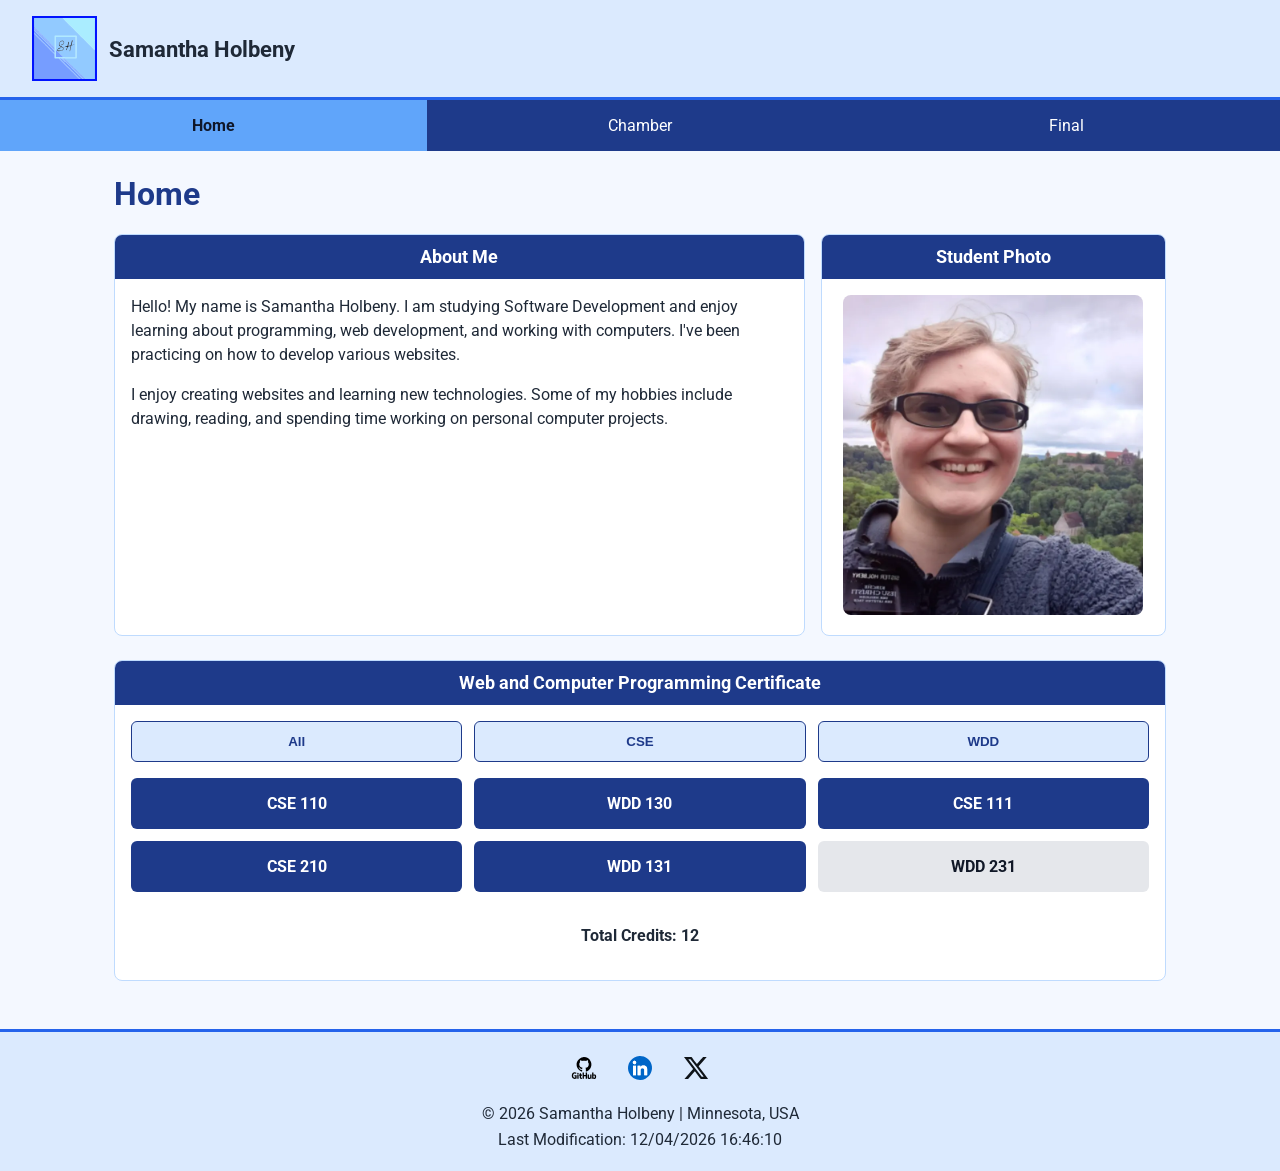
<file: index.html>
<!DOCTYPE html>
<html lang="en">
<head>
    <meta charset="UTF-8">
    <meta name="viewport" content="width=device-width, initial-scale=1.0">

    <title>Samantha Holbeny | WDD 231 Course Home Page</title>

    <meta
        name="description"
        content="WDD 231 course home page for Samantha Holbeny featuring course information, completed classes, and web development projects."
    >

    <meta name="author" content="Samantha Holbeny">

    <link rel="preconnect" href="https://fonts.googleapis.com">
    <link rel="preconnect" href="https://fonts.gstatic.com" crossorigin>
    <link
        href="https://fonts.googleapis.com/css2?family=Roboto:wght@400;500;700&display=swap"
        rel="stylesheet"
    >

    <link rel="stylesheet" href="styles/small.css">
    <link rel="stylesheet" href="styles/larger.css">

    <script src="scripts/navigation.js" defer></script>
    <script src="scripts/date.js" defer></script>
    <script src="scripts/course.js" defer></script>
</head>

<body>

    <header>
        <div class="site-branding">
            <img
                src="images/logo.svg"
                alt="Samantha Holbeny site logo"
                class="logo"
            >
            <span>Samantha Holbeny</span>
        </div>

        <button
            id="menu"
            class="menu-button"
            aria-label="Open navigation menu"
            aria-expanded="false"
        ></button>
    </header>

    <nav id="navigation">
        <ul>
            <li>
                <a href="index.html" class="active">Home</a>
            </li>

            <li>
                <a href="chamber/index.html">Chamber</a>
            </li>

            <li>
                <a href="final/index.html">Final</a>
            </li>
        </ul>
    </nav>

    <main>

        <h1>Home</h1>

        <div class="home-grid">

            <section class="about">
                <h2>About Me</h2>

                <p>
                    Hello! My name is Samantha Holbeny. I am studying Software
                    Development and enjoy learning about programming, web
                    development, and working with computers. I've been practicing
                    on how to develop various websites.
                </p>

                <p>
                    I enjoy creating websites and learning new technologies.
                    Some of my hobbies include drawing, reading, and spending
                    time working on personal computer projects.
                </p>
            </section>

            <section class="student-photo">
                <h2>Student Photo</h2>

                <img
                    src="images/profile.webp"
                    alt="Photo of Samantha Holbeny"
                    width="300"
                    height="400"
                >
            </section>

        </div>

        <section class="certificate">
            <h2>Web and Computer Programming Certificate</h2>

            <div class="course-buttons">
                <button id="all" type="button">All</button>
                <button id="cse" type="button">CSE</button>
                <button id="wdd" type="button">WDD</button>
            </div>

            <div id="courses" class="course-container">
                <!-- Course cards will be created with JavaScript -->
            </div>

            <p id="totalCredits">
                Total Credits: 0
            </p>
        </section>

    </main>

    <footer>

        <div class="social-links">

            <a
                href="https://github.com/"
                target="_blank"
                rel="noopener noreferrer"
            >
                <img
                    src="images/github.svg"
                    alt="GitHub"
                    width="40"
                    height="40"
                >
            </a>

            <a
                href="https://www.linkedin.com/"
                target="_blank"
                rel="noopener noreferrer"
            >
                <img
                    src="images/linkedin.svg"
                    alt="LinkedIn"
                    width="40"
                    height="40"
                >
            </a>

            <a
                href="https://x.com/"
                target="_blank"
                rel="noopener noreferrer"
            >
                <img
                    src="images/x-app.svg"
                    alt="X"
                    width="40"
                    height="40"
                >
            </a>

        </div>

        <p>
            &copy;
            <span id="currentyear"></span>
            Samantha Holbeny | Minnesota, USA
        </p>

        <p id="lastModified"></p>

    </footer>

</body>
</html>
</file>
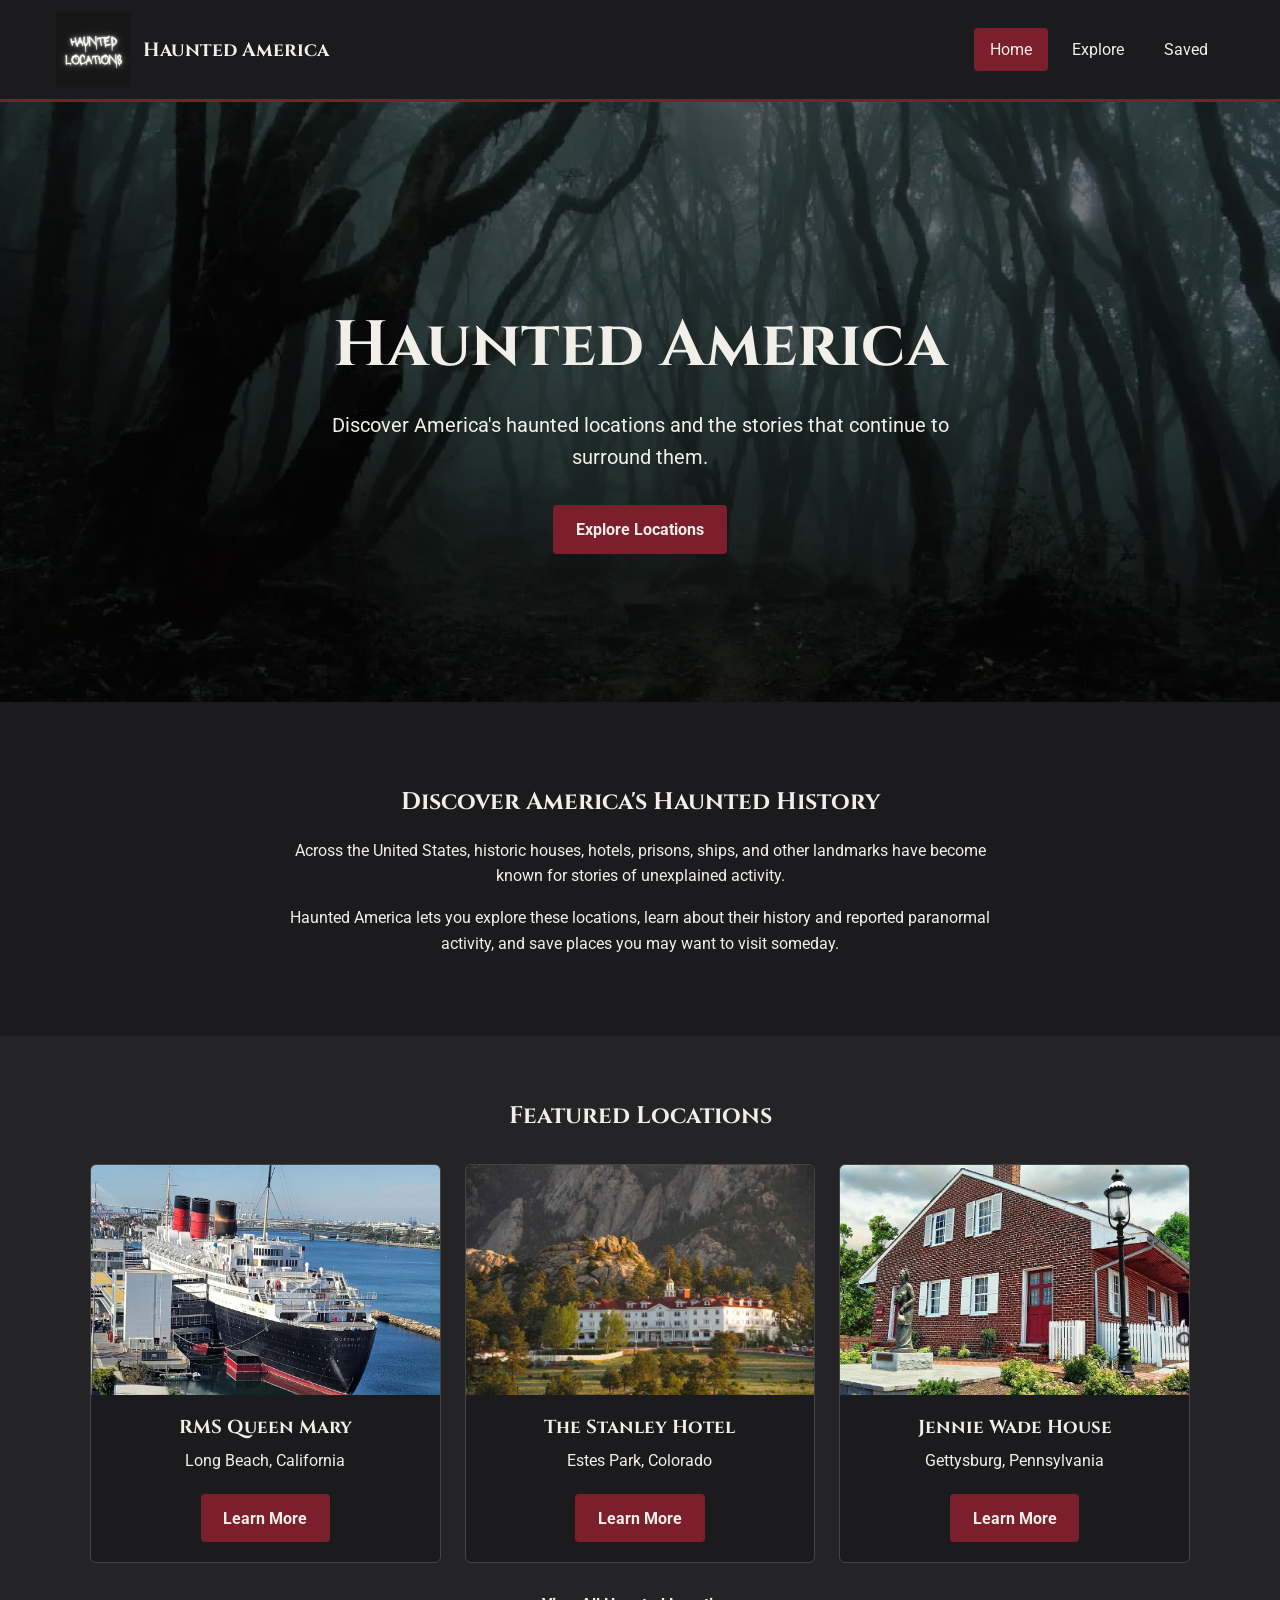
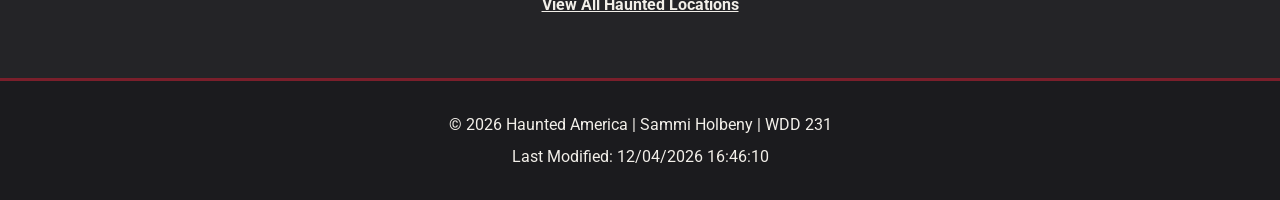
<file: project/index.html>
<!DOCTYPE html>
<html lang="en">

<head>
    <meta charset="UTF-8">
    <meta name="viewport" content="width=device-width, initial-scale=1.0">

    <title>Haunted America | Home</title>

    <meta name="description"
        content="Explore reportedly haunted locations across the United States and discover their history and paranormal stories.">
    <meta name="author" content="Sammi Holbeny">

    <!-- Favicon -->
    <link rel="icon" href="images/logo.webp" type="image/webp">

    <!-- Open Graph -->
    <meta property="og:title"
    content="Haunted America | Explore America's Haunted Places">

    <meta property="og:description"
    content="Discover reportedly haunted locations across the United States and explore their history, legends, and paranormal stories.">

    <meta property="og:image"
    content="https://sholbeny.github.io/wdd231/project/images/hero.webp">

    <meta property="og:url"
    content="https://sholbeny.github.io/wdd231/project/index.html">

    <meta property="og:type" content="website">

    <!-- Google Fonts -->
    <link rel="preconnect" href="https://fonts.googleapis.com">
    <link rel="preconnect" href="https://fonts.gstatic.com" crossorigin>
    <link
        href="https://fonts.googleapis.com/css2?family=Cinzel:wght@400;600;700&family=Roboto:wght@400;500;700&display=swap"
        rel="stylesheet">

    <!-- CSS -->
    <link rel="stylesheet" href="styles/small.css">
    <link rel="stylesheet" href="styles/larger.css">

    <!-- JavaScript -->
    <script src="scripts/navigation.js" defer></script>
</head>

<body>

    <header>
        <div class="header-content">

            <a href="index.html" class="branding">
                <img src="images/logo.webp" alt="Haunted America logo">
                <span>Haunted America</span>
            </a>

            <button id="menu" aria-label="Open navigation menu">&#9776;</button>

            <nav id="navigation">
                <a href="index.html" class="active">Home</a>
                <a href="explore.html">Explore</a>
                <a href="saved.html">Saved</a>
            </nav>

        </div>
    </header>


    <main>

        <!-- HERO -->

        <section class="hero">

            <img src="images/hero.webp"
                alt="Dark forest representing haunted locations in America">

            <div class="hero-content">
                <h1>Haunted America</h1>

                <p>
                    Discover America's haunted locations and the stories
                    that continue to surround them.
                </p>

                <a href="explore.html" class="button">
                    Explore Locations
                </a>
            </div>

        </section>


        <!-- INTRODUCTION -->

        <section class="introduction">

            <h2>Discover America's Haunted History</h2>

            <p>
                Across the United States, historic houses, hotels,
                prisons, ships, and other landmarks have become known
                for stories of unexplained activity.
            </p>

            <p>
                Haunted America lets you explore these locations,
                learn about their history and reported paranormal
                activity, and save places you may want to visit someday.
            </p>

        </section>


        <!-- FEATURED LOCATIONS -->

        <section class="featured">

            <h2>Featured Locations</h2>

            <div class="featured-grid">

                <article class="location-card">

                    <img src="images/rms-queen-mary.webp"
                        alt="RMS Queen Mary in Long Beach California"
                        loading="lazy">

                    <div class="card-content">
                        <h3>RMS Queen Mary</h3>

                        <p>Long Beach, California</p>

                        <a href="explore.html" class="button">
                            Learn More
                        </a>
                    </div>

                </article>


                <article class="location-card">

                    <img src="images/stanley-hotel.webp"
                        alt="The Stanley Hotel in Estes Park Colorado"
                        loading="lazy">

                    <div class="card-content">
                        <h3>The Stanley Hotel</h3>

                        <p>Estes Park, Colorado</p>

                        <a href="explore.html" class="button">
                            Learn More
                        </a>
                    </div>

                </article>


                <article class="location-card">

                    <img src="images/gettysburg-jennie-wade.webp"
                        alt="Jennie Wade House in Gettysburg Pennsylvania"
                        loading="lazy">

                    <div class="card-content">
                        <h3>Jennie Wade House</h3>

                        <p>Gettysburg, Pennsylvania</p>

                        <a href="explore.html" class="button">
                            Learn More
                        </a>
                    </div>

                </article>

            </div>

            <a href="explore.html" class="view-all">
                View All Haunted Locations
            </a>

        </section>

    </main>


    <footer>

        <p>
            &copy; <span id="currentyear"></span>
            Haunted America | Sammi Holbeny | WDD 231
        </p>

        <p id="lastModified"></p>

    </footer>

</body>

</html>
</file>
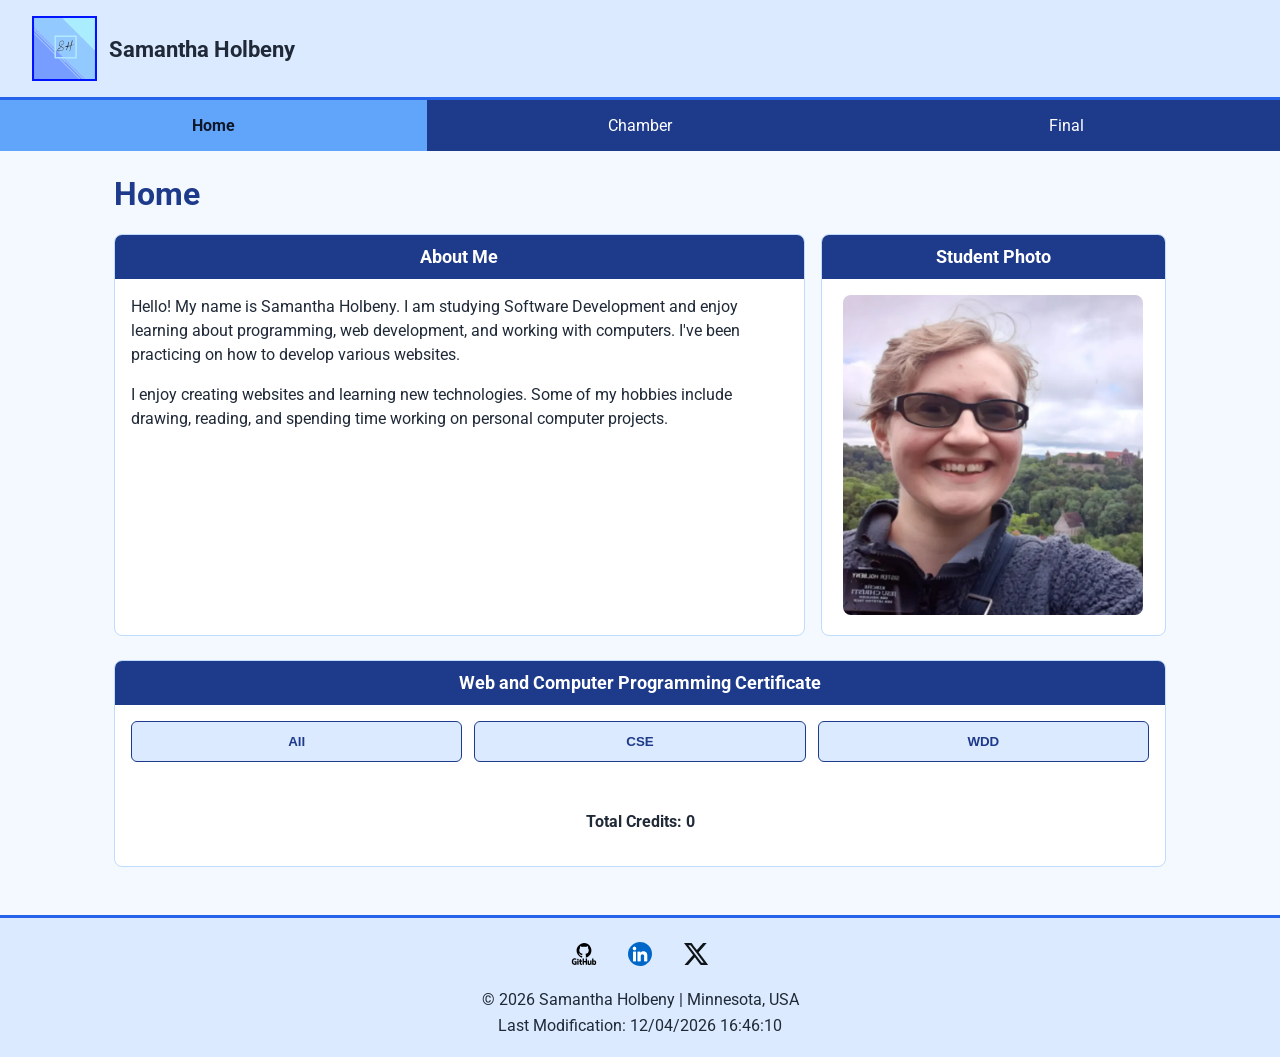
<file: Week01/index.html>
<!DOCTYPE html>
<html lang="en">
<head>
    <meta charset="UTF-8">
    <meta name="viewport" content="width=device-width, initial-scale=1.0">

    <title>Samantha Holbeny | WDD 231 Course Home Page</title>

    <meta
        name="description"
        content="WDD 231 course home page for Samantha Holbeny featuring course information, completed classes, and web development projects."
    >

    <meta name="author" content="Samantha Holbeny">

    <link rel="preconnect" href="https://fonts.googleapis.com">
    <link rel="preconnect" href="https://fonts.gstatic.com" crossorigin>
    <link
        href="https://fonts.googleapis.com/css2?family=Roboto:wght@400;500;700&display=swap"
        rel="stylesheet"
    >

    <link rel="stylesheet" href="styles/small.css">
    <link rel="stylesheet" href="styles/larger.css">

    <script src="scripts/navigation.js" defer></script>
    <script src="scripts/date.js" defer></script>
    <script src="scripts/course.js" defer></script>
</head>

<body>

    <header>
        <div class="site-branding">
            <img
                src="images/logo.svg"
                alt="Samantha Holbeny site logo"
                class="logo"
            >
            <span>Samantha Holbeny</span>
        </div>

        <button
            id="menu"
            class="menu-button"
            aria-label="Open navigation menu"
            aria-expanded="false"
        ></button>
    </header>

    <nav id="navigation">
        <ul>
            <li>
                <a href="index.html" class="active">Home</a>
            </li>

            <li>
                <a href="chamber/index.html">Chamber</a>
            </li>

            <li>
                <a href="final/index.html">Final</a>
            </li>
        </ul>
    </nav>

    <main>

        <h1>Home</h1>

        <div class="home-grid">

            <section class="about">
                <h2>About Me</h2>

                <p>
                    Hello! My name is Samantha Holbeny. I am studying Software
                    Development and enjoy learning about programming, web
                    development, and working with computers. I've been practicing
                    on how to develop various websites.
                </p>

                <p>
                    I enjoy creating websites and learning new technologies.
                    Some of my hobbies include drawing, reading, and spending
                    time working on personal computer projects.
                </p>
            </section>

            <section class="student-photo">
                <h2>Student Photo</h2>

                <img
                    src="images/profile.webp"
                    alt="Photo of Samantha Holbeny"
                    width="300"
                    height="400"
                >
            </section>

        </div>

        <section class="certificate">
            <h2>Web and Computer Programming Certificate</h2>

            <div class="course-buttons">
                <button id="all" type="button">All</button>
                <button id="cse" type="button">CSE</button>
                <button id="wdd" type="button">WDD</button>
            </div>

            <div id="courses" class="course-container">
                <!-- Course cards will be created with JavaScript -->
            </div>

            <p id="totalCredits">
                Total Credits: 0
            </p>
        </section>

    </main>

    <footer>

        <div class="social-links">

            <a
                href="https://github.com/"
                target="_blank"
                rel="noopener noreferrer"
            >
                <img
                    src="images/github.svg"
                    alt="GitHub"
                    width="40"
                    height="40"
                >
            </a>

            <a
                href="https://www.linkedin.com/"
                target="_blank"
                rel="noopener noreferrer"
            >
                <img
                    src="images/linkedin.svg"
                    alt="LinkedIn"
                    width="40"
                    height="40"
                >
            </a>

            <a
                href="https://x.com/"
                target="_blank"
                rel="noopener noreferrer"
            >
                <img
                    src="images/x.svg"
                    alt="X"
                    width="40"
                    height="40"
                >
            </a>

        </div>

        <p>
            &copy;
            <span id="currentyear"></span>
            Samantha Holbeny | Minnesota, USA
        </p>

        <p id="lastModified"></p>

    </footer>

</body>
</html>
</file>
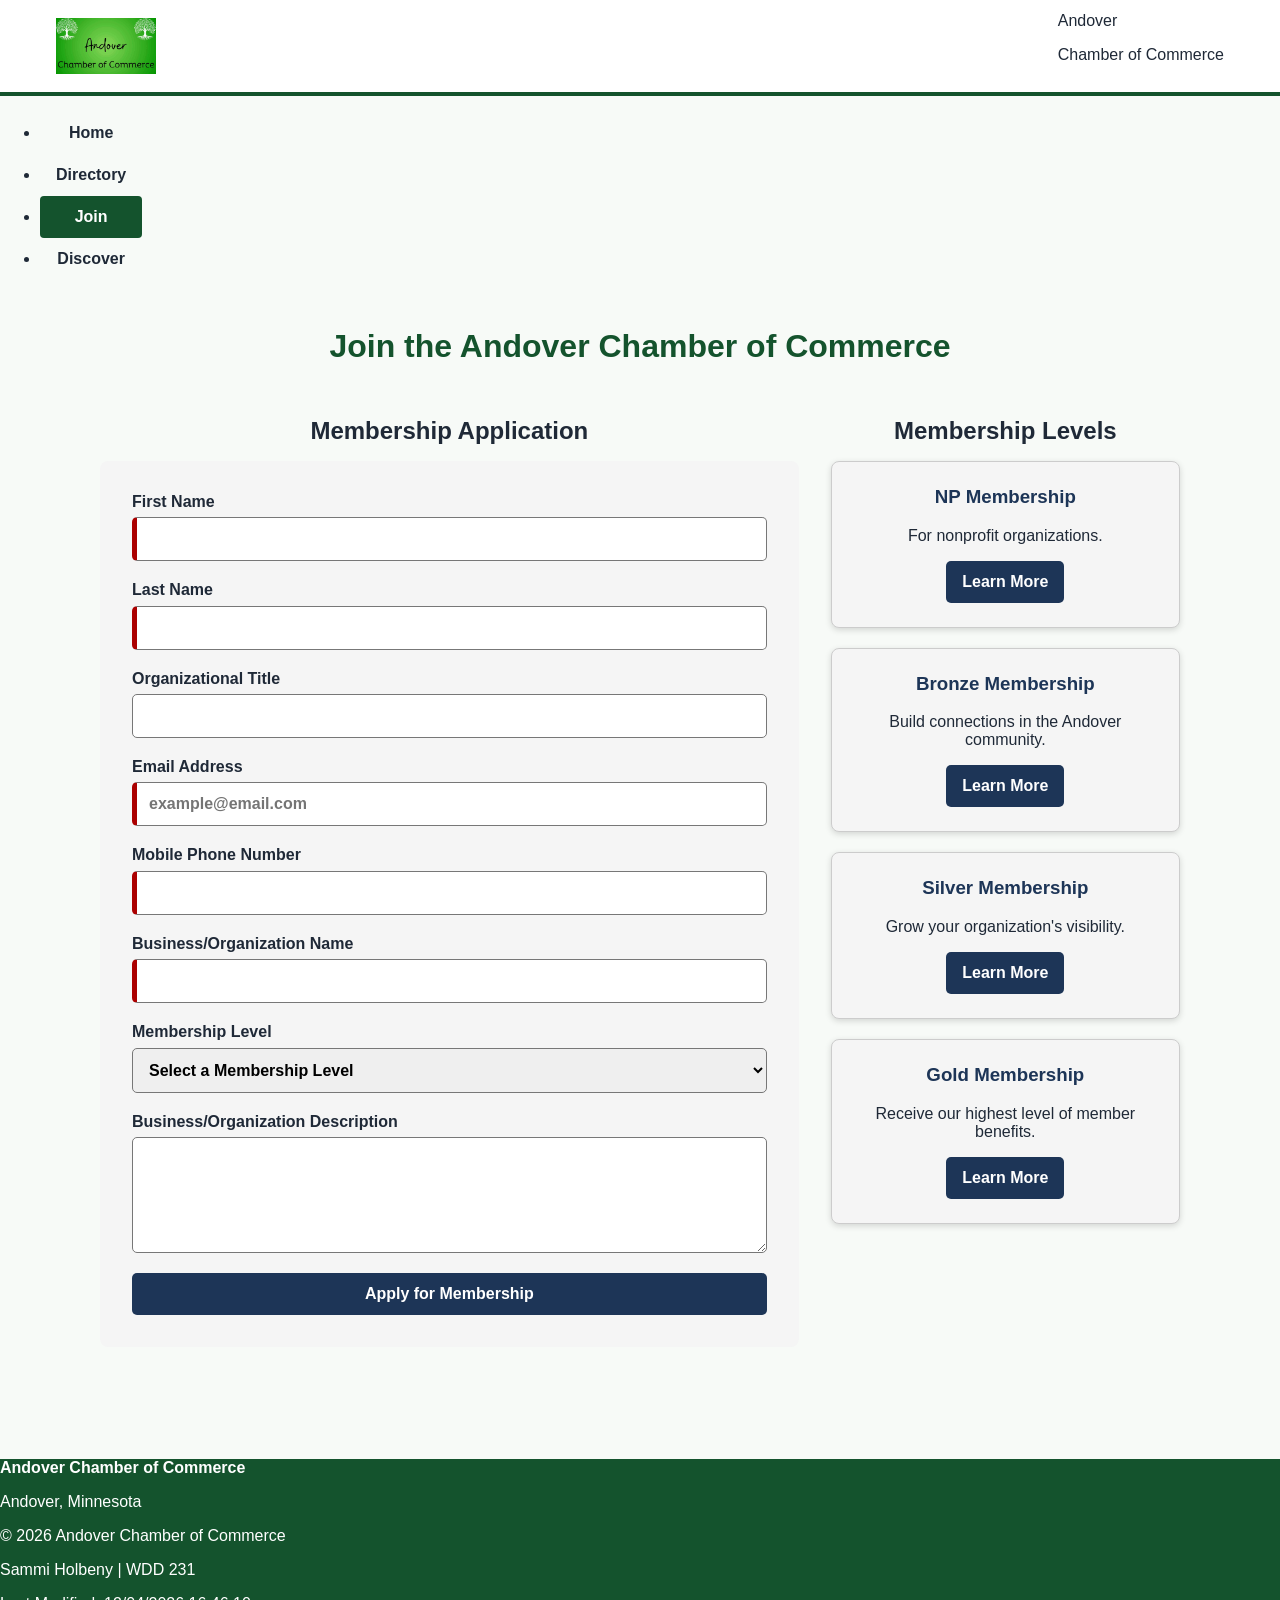
<file: chamber/join.html>
<!DOCTYPE html>
<html lang="en">

<head>
    <meta charset="UTF-8">
    <meta name="viewport" content="width=device-width, initial-scale=1.0">

    <title>Join | Andover Chamber of Commerce</title>

    <meta
        name="description"
        content="Apply to join the Andover Chamber of Commerce and explore available membership levels."
    >
    <meta name="author" content="Sammi Holbeny">

    <!-- Favicon -->
    <link rel="icon" href="images/favicon.ico">

    <!-- Google Fonts -->
    <link rel="preconnect" href="https://fonts.googleapis.com">
    <link rel="preconnect" href="https://fonts.gstatic.com" crossorigin>
    <link
     href="https://fonts.googleapis.com/css2?family=Montserrat:wght@400;500;600;700&display=swap"
        rel="stylesheet"
>

    <!-- Stylesheets -->
    <link rel="stylesheet" href="styles/normalize.css">
    <link rel="stylesheet" href="styles/small.css">
    <link rel="stylesheet" href="styles/larger.css">

    <!-- JavaScript -->
    <script src="scripts/join.js" defer></script>
    <!-- Open Graph Meta Tags -->
    <meta
        property="og:title"
        content="Join the Andover Chamber of Commerce"
>
    <meta
        property="og:description"
        content="Join the Andover Chamber of Commerce and explore membership opportunities for local businesses and organizations."
>
    <meta
        property="og:image"
        content="https://sholbeny.github.io/wdd231/chamber/images/andover-chamber-logo.webp"
>
    <meta
        property="og:url"
        content="https://sholbeny.github.io/wdd231/chamber/join.html"
>
</head>

<body>

    <header>
        <div class="header-content">
            <img
                src="images/andover-chamber-logo.webp"
                alt="Andover Chamber of Commerce logo"
                width="100"
                height="100"
            >

            <div>
                <span>Andover</span>
                <p>Chamber of Commerce</p>
            </div>

            <button id="menu" aria-label="Open navigation menu"></button>
        </div>
    </header>

    <nav id="navigation">
        <ul>
            <li><a href="index.html">Home</a></li>
            <li><a href="directory.html">Directory</a></li>
            <li><a href="join.html" class="active">Join</a></li>
            <li><a href="#">Discover</a></li>
        </ul>
    </nav>

    <main>
        <h1>Join the Andover Chamber of Commerce</h1>

        <div class="join-container">

            <!-- Membership Application Form -->
            <section class="application-section">
                <h2>Membership Application</h2>

                <form method="get" action="thankyou.html">

                    <label>
                        First Name
                        <input
                            type="text"
                            name="first"
                            title="Applicant's First Name"
                            autocomplete="given-name"
                            required
                        >
                    </label>

                    <label>
                        Last Name
                        <input
                            type="text"
                            name="last"
                            title="Applicant's Last Name"
                            autocomplete="family-name"
                            required
                        >
                    </label>

                    <label>
                        Organizational Title
                        <input
                            type="text"
                            name="organization-title"
                            title="Your organizational title"
                            autocomplete="organization-title"
                            pattern="[A-Za-z\- ]{7,}"
                        >
                    </label>

                    <label>
                        Email Address
                        <input
                            type="email"
                            name="email"
                            title="Applicant's Email Address"
                            autocomplete="email"
                            placeholder="example@email.com"
                            required
                        >
                    </label>

                    <label>
                        Mobile Phone Number
                        <input
                            type="tel"
                            name="phone"
                            title="Applicant's Mobile Phone Number"
                            autocomplete="tel"
                            required
                        >
                    </label>

                    <label>
                        Business/Organization Name
                        <input
                            type="text"
                            name="organization"
                            title="Business or Organization Name"
                            autocomplete="organization"
                            required
                        >
                    </label>

                    <label>
                        Membership Level
                        <select
                            name="membership"
                            title="Select a Membership Level"
                            required
                        >
                            <option value="">Select a Membership Level</option>
                            <option value="np">NP Membership</option>
                            <option value="bronze">Bronze Membership</option>
                            <option value="silver">Silver Membership</option>
                            <option value="gold">Gold Membership</option>
                        </select>
                    </label>

                    <label>
                        Business/Organization Description
                        <textarea
                            name="description"
                            title="Business or Organization Description"
                            rows="5"
                        ></textarea>
                    </label>

                    <!-- Timestamp -->
                    <input
                        type="hidden"
                        name="timestamp"
                        id="timestamp"
                    >

                    <input
                        type="submit"
                        value="Apply for Membership"
                    >

                </form>
            </section>

            <!-- Membership Cards -->
            <section class="membership-section">
                <h2>Membership Levels</h2>

                <div class="membership-card">
                    <h3>NP Membership</h3>
                    <p>For nonprofit organizations.</p>
                    <button type="button" id="open-np">
                        Learn More
                    </button>
                </div>

                <div class="membership-card">
                    <h3>Bronze Membership</h3>
                    <p>Build connections in the Andover community.</p>
                    <button type="button" id="open-bronze">
                        Learn More
                    </button>
                </div>

                <div class="membership-card">
                    <h3>Silver Membership</h3>
                    <p>Grow your organization's visibility.</p>
                    <button type="button" id="open-silver">
                        Learn More
                    </button>
                </div>

                <div class="membership-card">
                    <h3>Gold Membership</h3>
                    <p>Receive our highest level of member benefits.</p>
                    <button type="button" id="open-gold">
                        Learn More
                    </button>
                </div>
            </section>

        </div>

        <!-- NP Membership Modal -->
        <dialog id="np-dialog">
            <h2>NP Membership</h2>
            <p>There is no membership fee for nonprofit organizations.</p>

            <h3>Benefits</h3>
            <ul>
                <li>Chamber networking opportunities</li>
                <li>Access to chamber events</li>
                <li>Organization directory listing</li>
                <li>Community involvement opportunities</li>
            </ul>

            <button type="button" class="close-dialog">
                Close
            </button>
        </dialog>

        <!-- Bronze Membership Modal -->
        <dialog id="bronze-dialog">
            <h2>Bronze Membership</h2>
            <p>
                A great starting membership for local businesses
                and organizations.
            </p>

            <h3>Benefits</h3>
            <ul>
                <li>Chamber networking opportunities</li>
                <li>Access to training events</li>
                <li>Business directory listing</li>
                <li>Community event opportunities</li>
            </ul>

            <button type="button" class="close-dialog">
                Close
            </button>
        </dialog>

        <!-- Silver Membership Modal -->
        <dialog id="silver-dialog">
            <h2>Silver Membership</h2>
            <p>
                Designed for businesses looking for additional
                exposure in the community.
            </p>

            <h3>Benefits</h3>
            <ul>
                <li>All Bronze Membership benefits</li>
                <li>Discounts on chamber events</li>
                <li>Enhanced business directory listing</li>
                <li>Additional advertising opportunities</li>
            </ul>

            <button type="button" class="close-dialog">
                Close
            </button>
        </dialog>

        <!-- Gold Membership Modal -->
        <dialog id="gold-dialog">
            <h2>Gold Membership</h2>
            <p>
                Our highest membership level for businesses wanting
                maximum chamber exposure.
            </p>

            <h3>Benefits</h3>
            <ul>
                <li>All Silver Membership benefits</li>
                <li>Homepage spotlight opportunities</li>
                <li>Premium advertising opportunities</li>
                <li>Special event benefits</li>
                <li>Priority chamber promotion</li>
            </ul>

            <button type="button" class="close-dialog">
                Close
            </button>
        </dialog>

    </main>

    <footer>
        <div class="footer-contact">
            <strong>Andover Chamber of Commerce</strong>
            <p>Andover, Minnesota</p>
        </div>

        <div class="footer-info">
            <p>
                &copy; <span id="currentyear"></span>
                Andover Chamber of Commerce
            </p>
            <p>Sammi Holbeny | WDD 231</p>
            <p id="lastModified"></p>
        </div>
    </footer>

</body>

</html>
</file>
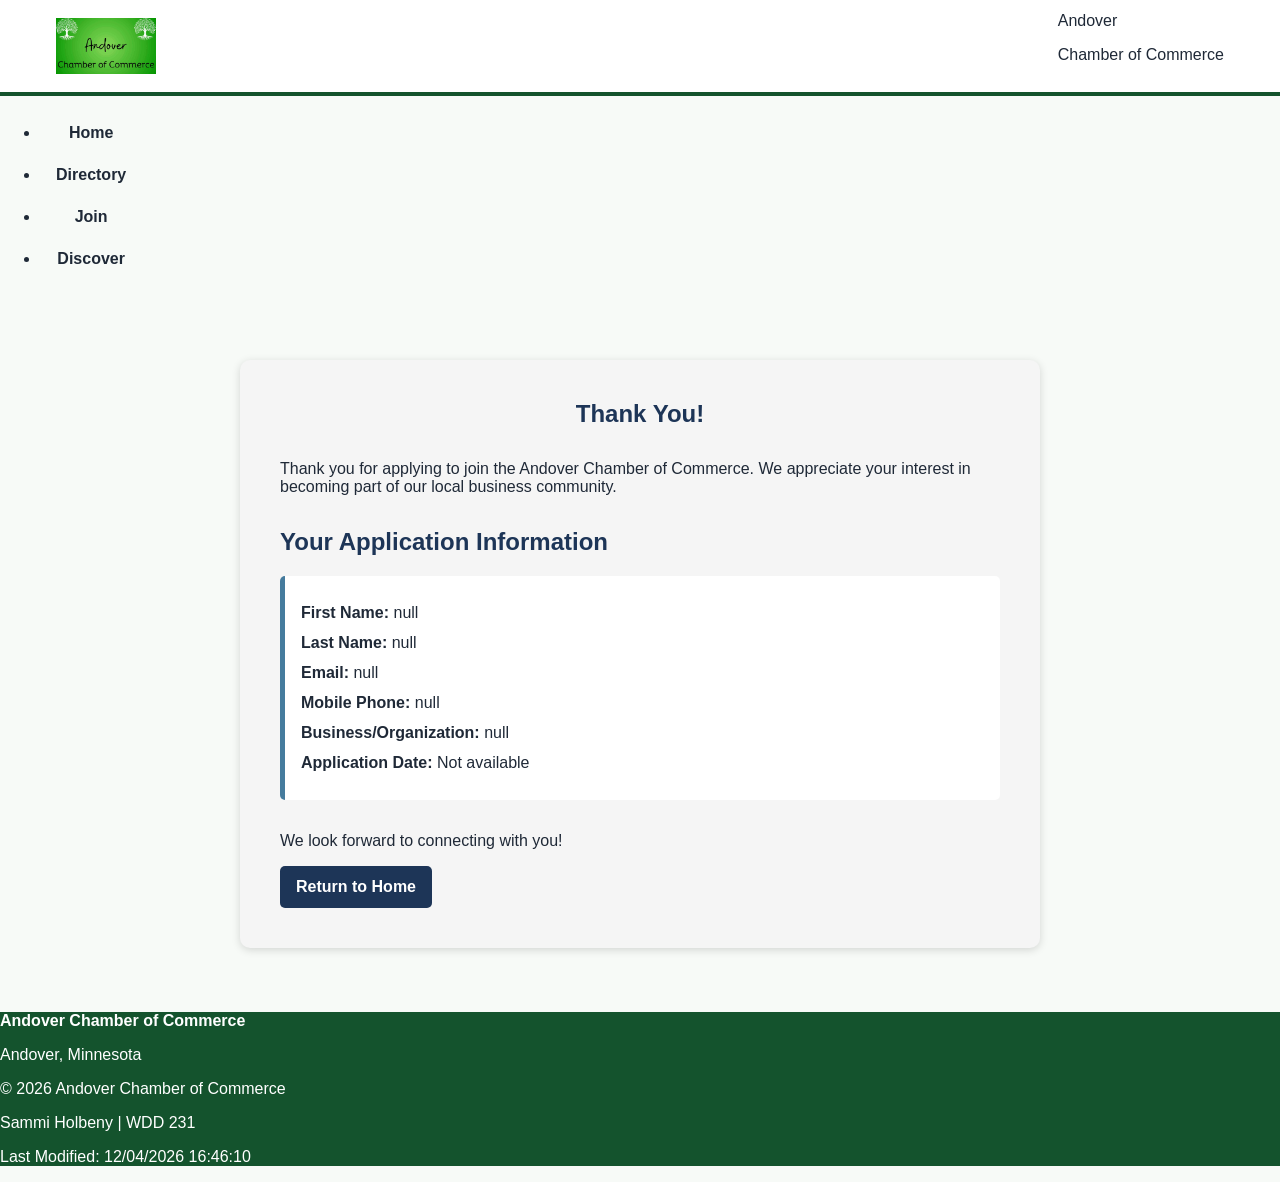
<file: chamber/thankyou.html>
<!DOCTYPE html>
<html lang="en">

<head>
    <meta charset="UTF-8">
    <meta name="viewport" content="width=device-width, initial-scale=1.0">

    <title>Thank You | Andover Chamber of Commerce</title>

    <meta
        name="description"
        content="Thank you for applying to join the Andover Chamber of Commerce."
    >
    <meta name="author" content="Sammi Holbeny">

    <!-- Favicon -->
    <link rel="icon" href="images/favicon.ico">

    <!-- Google Fonts -->
    <link rel="preconnect" href="https://fonts.googleapis.com">
    <link rel="preconnect" href="https://fonts.gstatic.com" crossorigin>

    <!-- Stylesheets -->
    <link rel="stylesheet" href="styles/normalize.css">
    <link rel="stylesheet" href="styles/small.css">
    <link rel="stylesheet" href="styles/larger.css">

    <!-- JavaScript -->
    <script src="scripts/thankyou.js" defer></script>
</head>

<body>

    <header>
        <div class="header-content">
            <img
                src="images/andover-chamber-logo.webp"
                alt="Andover Chamber of Commerce logo"
                width="100"
                height="100"
            >

            <div>
                <span>Andover</span>
                <p>Chamber of Commerce</p>
            </div>

            <button id="menu" aria-label="Open navigation menu"></button>
        </div>
    </header>

    <nav id="navigation">
        <ul>
            <li><a href="index.html">Home</a></li>
            <li><a href="directory.html">Directory</a></li>
            <li><a href="join.html">Join</a></li>
            <li><a href="#">Discover</a></li>
        </ul>
    </nav>

    <main class="thankyou-main">

        <section class="thankyou-card">

            <h1>Thank You!</h1>

            <p>
                Thank you for applying to join the Andover Chamber
                of Commerce. We appreciate your interest in becoming
                part of our local business community.
            </p>

            <h2>Your Application Information</h2>

            <!-- JavaScript will place the submitted information here -->
            <div id="application-info"></div>

            <p>
                We look forward to connecting with you!
            </p>

            <a href="index.html" class="home-button">
                Return to Home
            </a>

        </section>

    </main>

    <footer>
        <div class="footer-contact">
            <strong>Andover Chamber of Commerce</strong>
            <p>Andover, Minnesota</p>
        </div>

        <div class="footer-info">
            <p>
                &copy; <span id="currentyear"></span>
                Andover Chamber of Commerce
            </p>
            <p>Sammi Holbeny | WDD 231</p>
            <p id="lastModified"></p>
        </div>
    </footer>

</body>

</html>
</file>
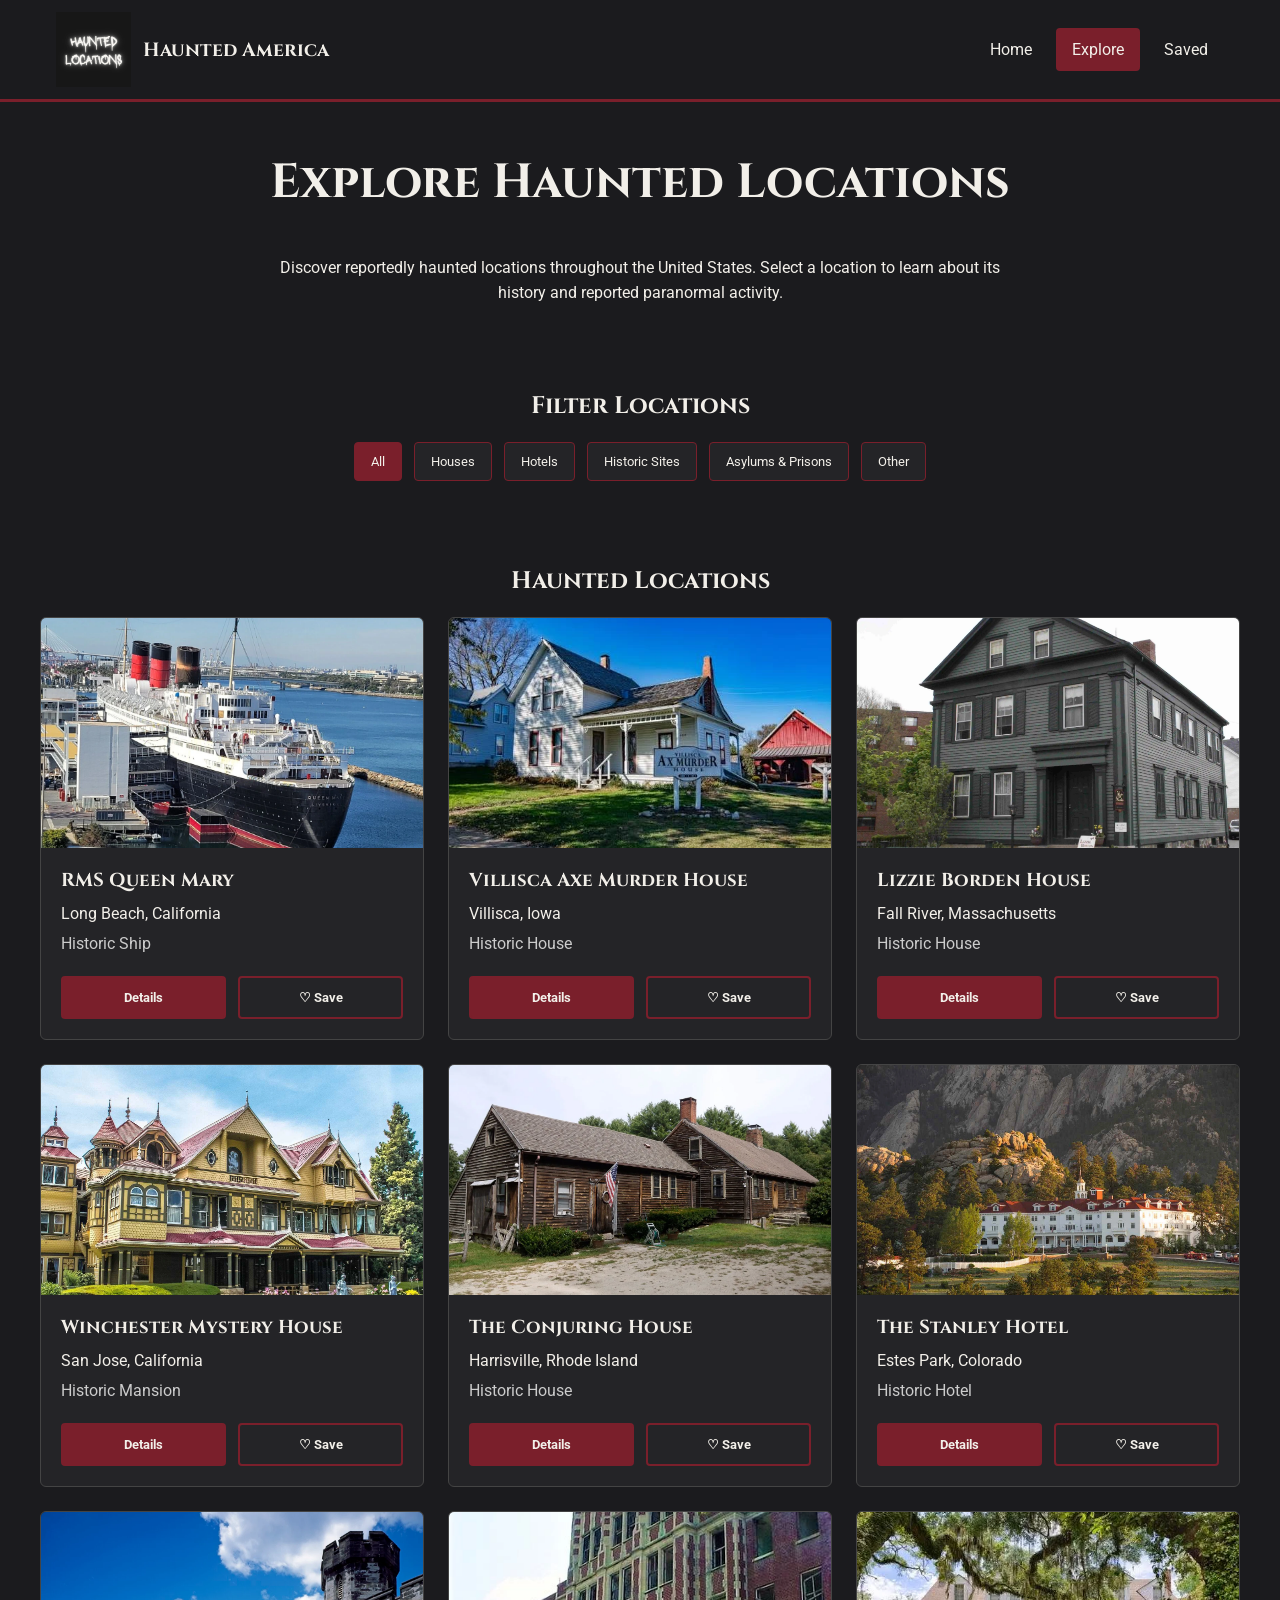
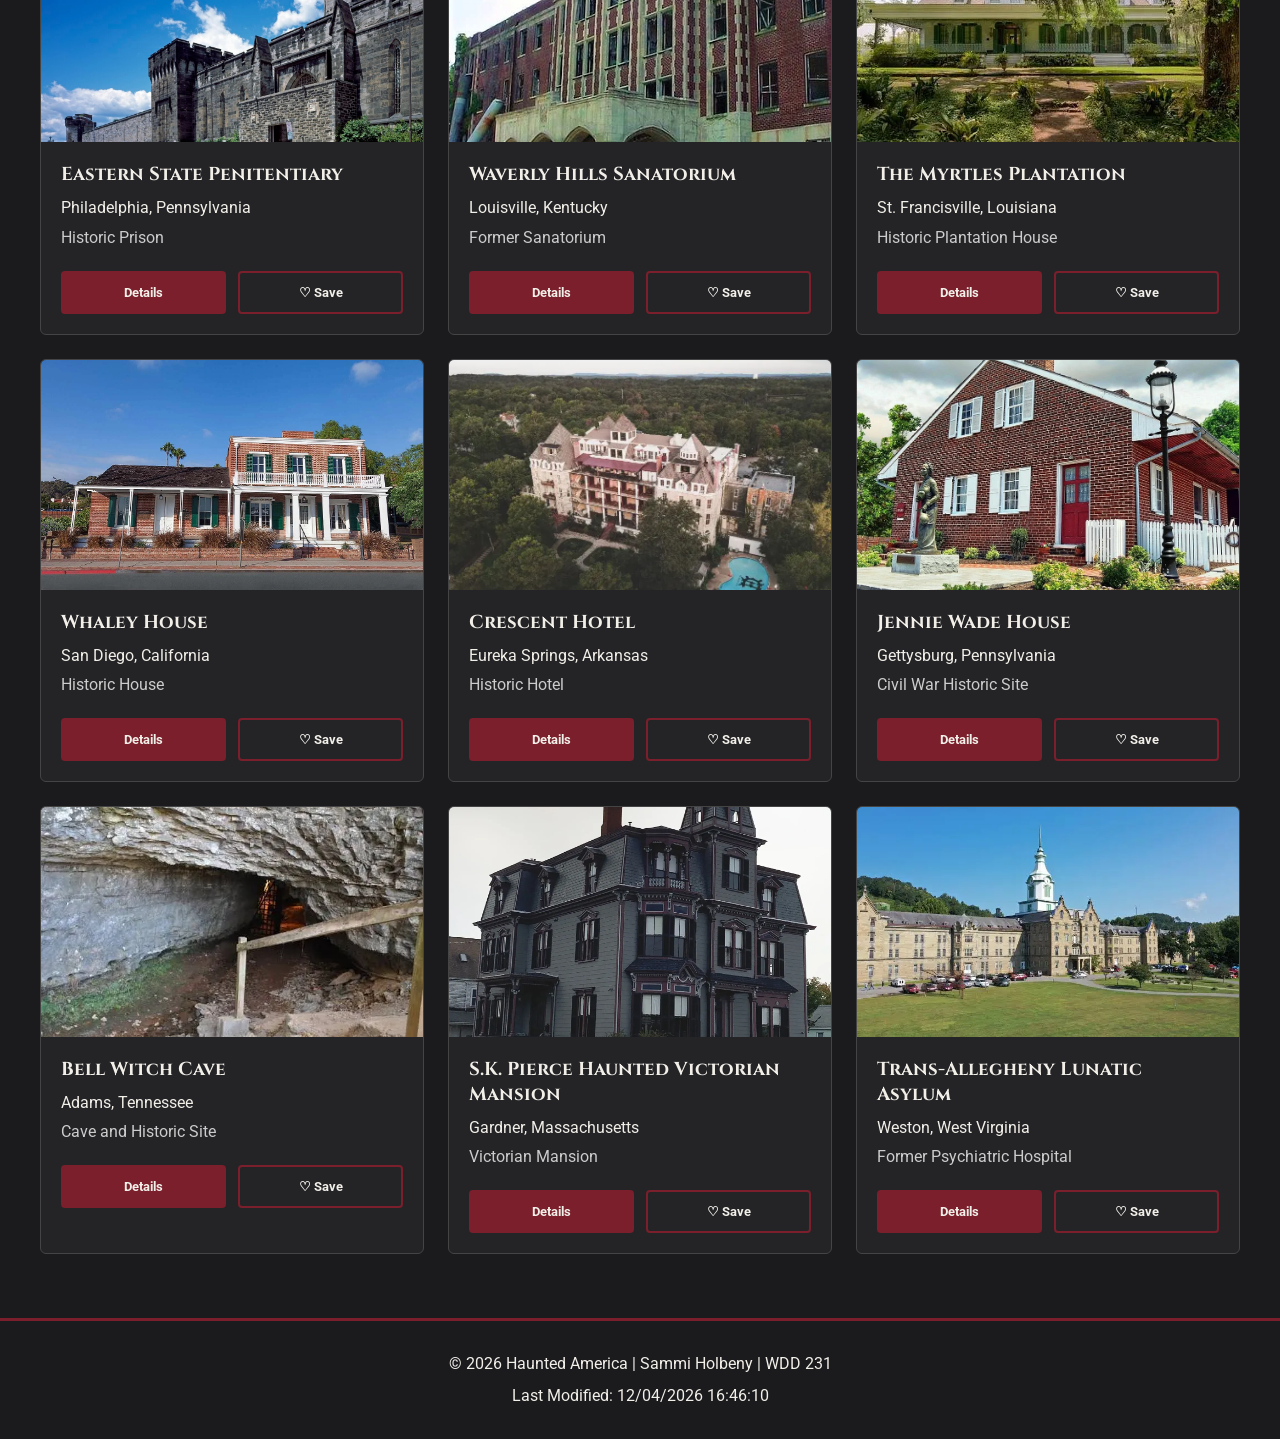
<file: project/explore.html>
<!DOCTYPE html>
<html lang="en">

<head>
    <meta charset="UTF-8">
    <meta name="viewport" content="width=device-width, initial-scale=1.0">

    <title>Explore Haunted Locations | Haunted America</title>

    <meta name="description"
    content="Explore reportedly haunted locations across the United States and learn about their history and paranormal stories.">

    <meta name="author" content="Sammi Holbeny">

    <!-- Favicon -->
    <link rel="icon" href="images/logo.webp" type="image/webp">

    <!-- Open Graph -->
    <meta property="og:title"
    content="Explore Haunted Locations | Haunted America">

    <meta property="og:description"
    content="Explore reportedly haunted locations across the United States and discover their history and paranormal stories.">

    <meta property="og:image"
    content="https://sholbeny.github.io/wdd231/project/images/hero.webp">

    <meta property="og:url"
    content="https://sholbeny.github.io/wdd231/project/explore.html">

    <meta property="og:type" content="website">
    <!-- Google Fonts -->
    <link rel="preconnect" href="https://fonts.googleapis.com">
    <link rel="preconnect" href="https://fonts.gstatic.com" crossorigin>

    <link
        href="https://fonts.googleapis.com/css2?family=Cinzel:wght@400;600;700&family=Roboto:wght@400;500;700&display=swap"
        rel="stylesheet">

    <!-- CSS -->
    <link rel="stylesheet" href="styles/small.css">
    <link rel="stylesheet" href="styles/larger.css">

    <!-- JavaScript -->
    <script src="scripts/navigation.js" defer></script>
    <script type="module" src="scripts/explore.js"></script>
</head>

<body>

    <header>
        <div class="header-content">

            <a href="index.html" class="branding">
                <img src="images/logo.webp" alt="Haunted America logo">
                <span>Haunted America</span>
            </a>

            <button id="menu" aria-label="Open navigation menu">
                &#9776;
            </button>

            <nav id="navigation">
                <a href="index.html">Home</a>
                <a href="explore.html" class="active">Explore</a>
                <a href="saved.html">Saved</a>
            </nav>

        </div>
    </header>


    <main>

        <!-- PAGE INTRO -->

        <section class="page-heading">

            <h1>Explore Haunted Locations</h1>

            <p>
                Discover reportedly haunted locations throughout the
                United States. Select a location to learn about its
                history and reported paranormal activity.
            </p>

        </section>


        <!-- FILTERS -->

        <section class="filters">

            <h2>Filter Locations</h2>

            <div class="filter-buttons">

                <button class="filter active-filter" data-filter="all">
                    All
                </button>

                <button class="filter" data-filter="house">
                    Houses
                </button>

                <button class="filter" data-filter="hotel">
                    Hotels
                </button>

                <button class="filter" data-filter="historic">
                    Historic Sites
                </button>

                <button class="filter" data-filter="institution">
                    Asylums & Prisons
                </button>

                <button class="filter" data-filter="other">
                    Other
                </button>

            </div>

        </section>


        <!-- LOCATION CARDS -->

        <section class="explore-section">

            <h2>Haunted Locations</h2>

            <div id="location-cards" class="location-grid">
                <!-- JavaScript creates the cards here -->
            </div>

        </section>


        <!-- DETAILS DIALOG -->

        <dialog id="location-dialog">

            <button id="close-dialog"
                aria-label="Close location details">
                &#10005;
            </button>

            <div id="dialog-content">
                <!-- JavaScript adds location details here -->
            </div>

        </dialog>

    </main>


    <footer>

        <p>
            &copy; <span id="currentyear"></span>
            Haunted America | Sammi Holbeny | WDD 231
        </p>

        <p id="lastModified"></p>

    </footer>

</body>

</html>
</file>
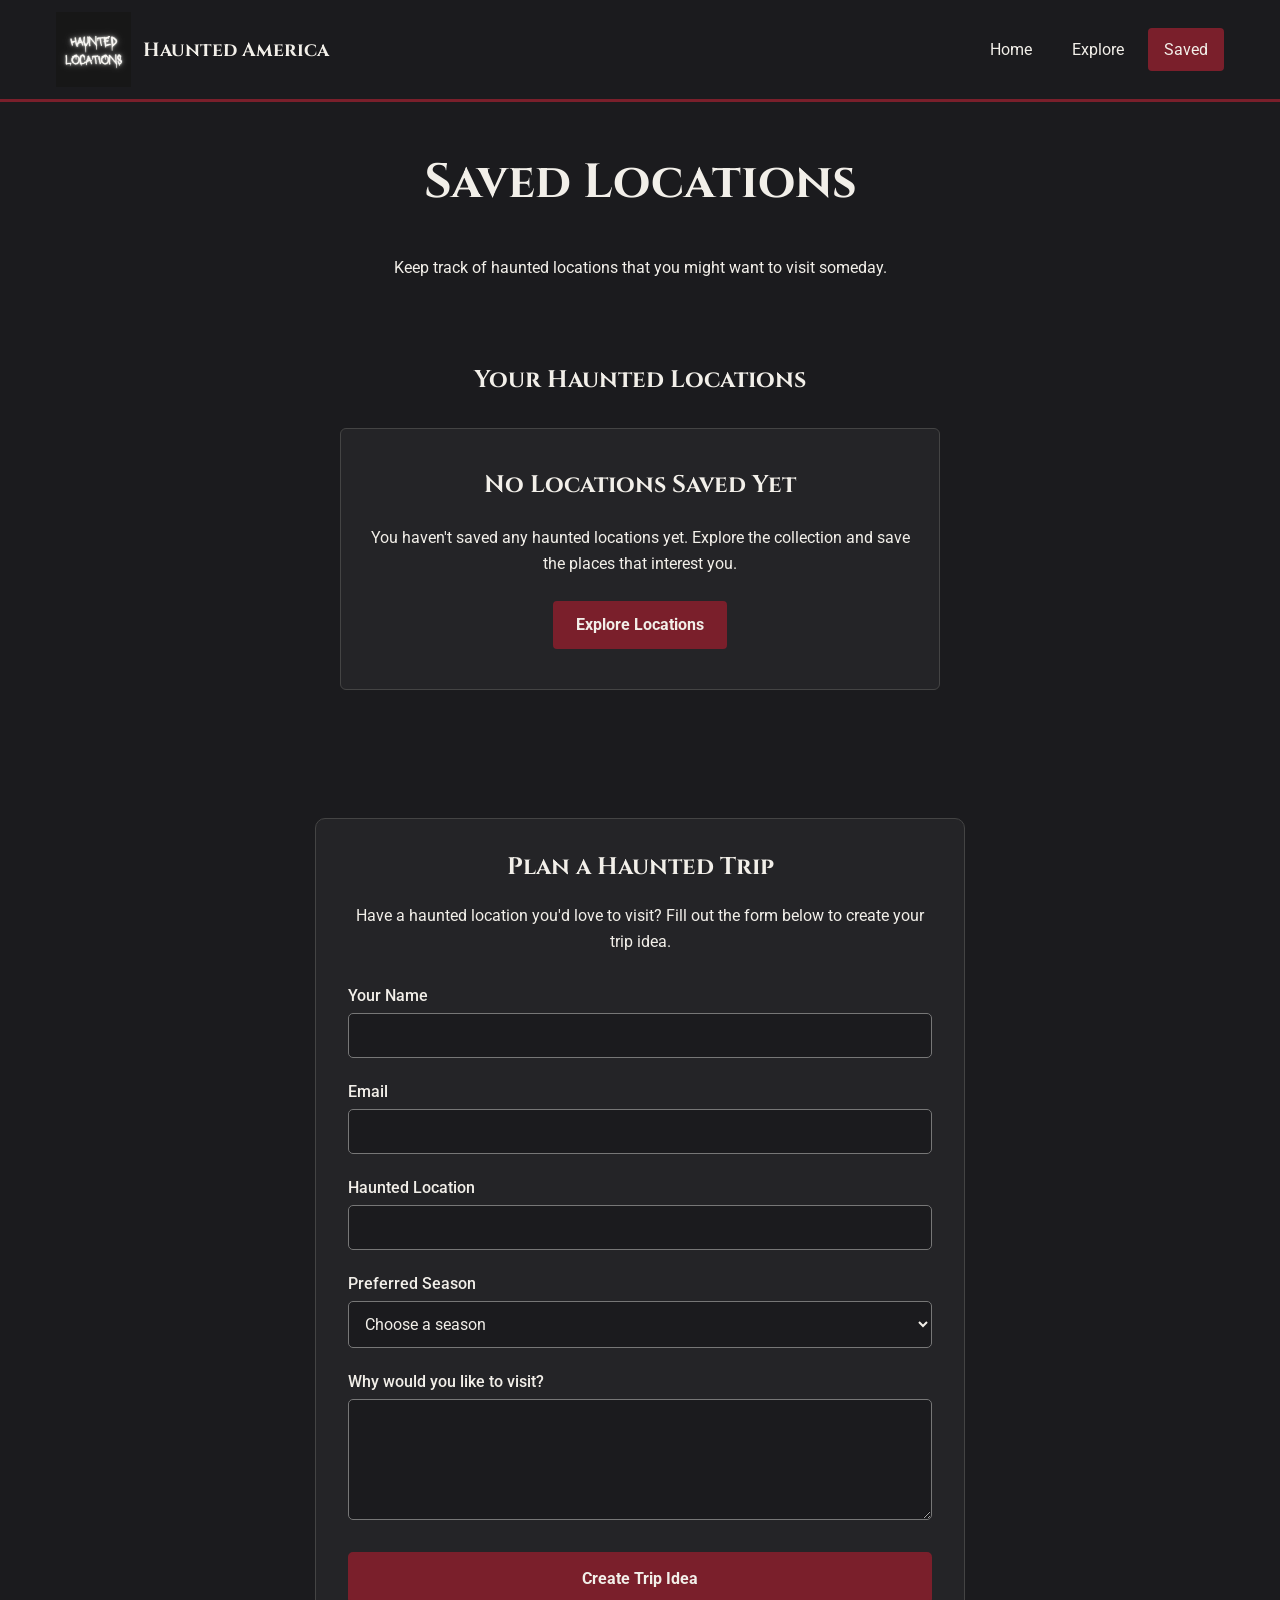
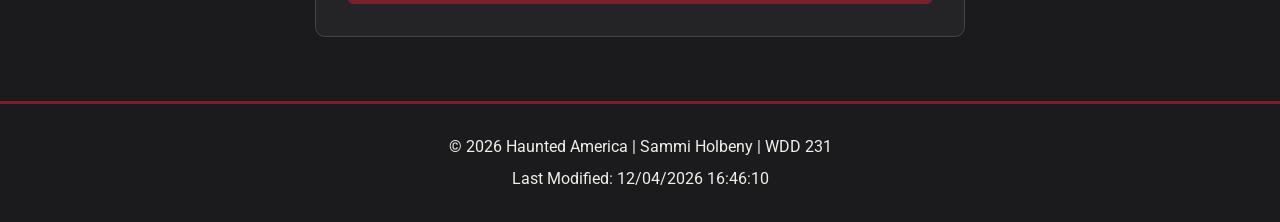
<file: project/saved.html>
<!DOCTYPE html>
<html lang="en">

<head>
    <meta charset="UTF-8">
    <meta name="viewport" content="width=device-width, initial-scale=1.0">

    <title>Saved Locations | Haunted America</title>

    <meta name="description"
        content="View haunted locations you have saved to visit later.">
    <meta name="author" content="Sammi Holbeny">
    <!-- Favicon -->
    <link rel="icon" href="images/logo.webp" type="image/webp">

    <!-- Open Graph -->
    <meta property="og:title"
    content="Saved Haunted Locations | Haunted America">

    <meta property="og:description"
    content="Save your favorite Haunted America locations, revisit places that interest you, and plan a future haunted adventure.">

    <meta property="og:image"
    content="https://sholbeny.github.io/wdd231/project/images/hero.webp">

    <meta property="og:url"
    content="https://sholbeny.github.io/wdd231/project/saved.html">

    <meta property="og:type" content="website">
    <!-- Google Fonts -->
    <link rel="preconnect" href="https://fonts.googleapis.com">
    <link rel="preconnect" href="https://fonts.gstatic.com" crossorigin>

    <link
        href="https://fonts.googleapis.com/css2?family=Cinzel:wght@400;600;700&family=Roboto:wght@400;500;700&display=swap"
        rel="stylesheet">

    <!-- CSS -->
    <link rel="stylesheet" href="styles/small.css">
    <link rel="stylesheet" href="styles/larger.css">

    <!-- JavaScript -->
    <script src="scripts/navigation.js" defer></script>
    <script type="module" src="scripts/saved.js"></script>
</head>

<body>

    <header>
        <div class="header-content">

            <a href="index.html" class="branding">
                <img src="images/logo.webp" alt="Haunted America logo">
                <span>Haunted America</span>
            </a>

            <button id="menu" aria-label="Open navigation menu">
                &#9776;
            </button>

            <nav id="navigation">
                <a href="index.html">Home</a>
                <a href="explore.html">Explore</a>
                <a href="saved.html" class="active">Saved</a>
            </nav>

        </div>
    </header>


    <main>

        <!-- PAGE HEADING -->

        <section class="page-heading">

            <h1>Saved Locations</h1>

            <p>
                Keep track of haunted locations that you might want
                to visit someday.
            </p>

        </section>


        <!-- SAVED LOCATIONS -->

        <section class="saved-section">

            <h2>Your Haunted Locations</h2>

            <div id="saved-locations" class="location-grid">
                <!-- Saved cards are created with JavaScript -->
            </div>

            <div id="empty-saved" class="empty-saved">

                <h3>No Locations Saved Yet</h3>

                <p>
                    You haven't saved any haunted locations yet.
                    Explore the collection and save the places that
                    interest you.
                </p>

                <a href="explore.html" class="button">
                    Explore Locations
                </a>

            </div>

        </section>

        <!-- PLAN A HAUNTED TRIP FORM -->
        
        <section class="trip-form">
    <h2>Plan a Haunted Trip</h2>

    <p>
        Have a haunted location you'd love to visit?
        Fill out the form below to create your trip idea.
    </p>

    <form method="get" action="thanks.html">

        <label for="name">
            Your Name
            <input
                type="text"
                id="name"
                name="name"
                autocomplete="name"
                required>
        </label>

        <label for="email">
            Email
            <input
                type="email"
                id="email"
                name="email"
                autocomplete="email"
                required>
        </label>

        <label for="location">
            Haunted Location
            <input
                type="text"
                id="location"
                name="location"
                required>
        </label>

        <label for="season">
            Preferred Season
            <select id="season" name="season" required>
                <option value="" disabled selected>
                    Choose a season
                </option>
                <option value="Spring">Spring</option>
                <option value="Summer">Summer</option>
                <option value="Fall">Fall</option>
                <option value="Winter">Winter</option>
            </select>
        </label>

        <label for="reason">
            Why would you like to visit?
            <textarea
                id="reason"
                name="reason"
                rows="5"
                required></textarea>
        </label>

        <input
            type="submit"
            value="Create Trip Idea"
            class="form-submit">

    </form>
</section>


        <!-- DETAILS DIALOG -->

        <dialog id="location-dialog">

            <button id="close-dialog"
                aria-label="Close location details">
                &#10005;
            </button>

            <div id="dialog-content">
                <!-- JavaScript adds location details -->
            </div>

        </dialog>

    </main>


    <footer>

        <p>
            &copy; <span id="currentyear"></span>
            Haunted America | Sammi Holbeny | WDD 231
        </p>

        <p id="lastModified"></p>

    </footer>

</body>

</html>
</file>
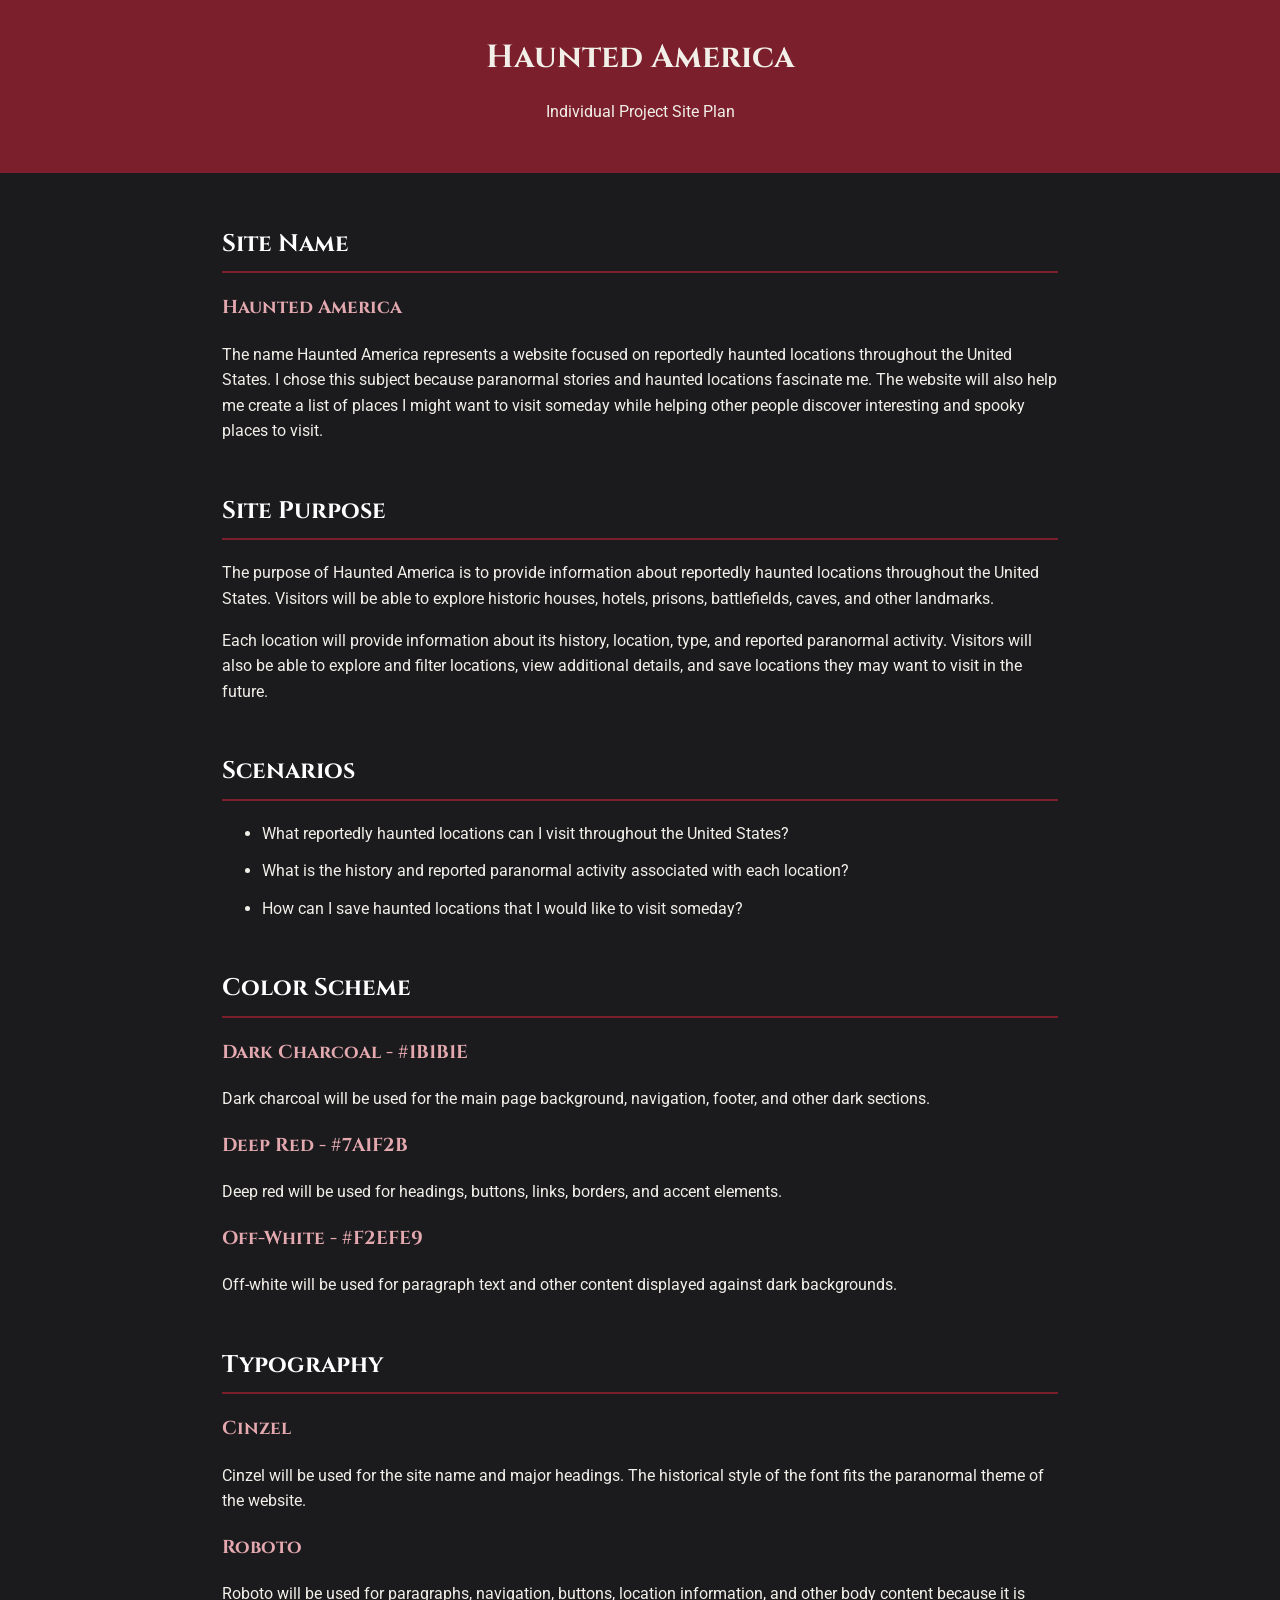
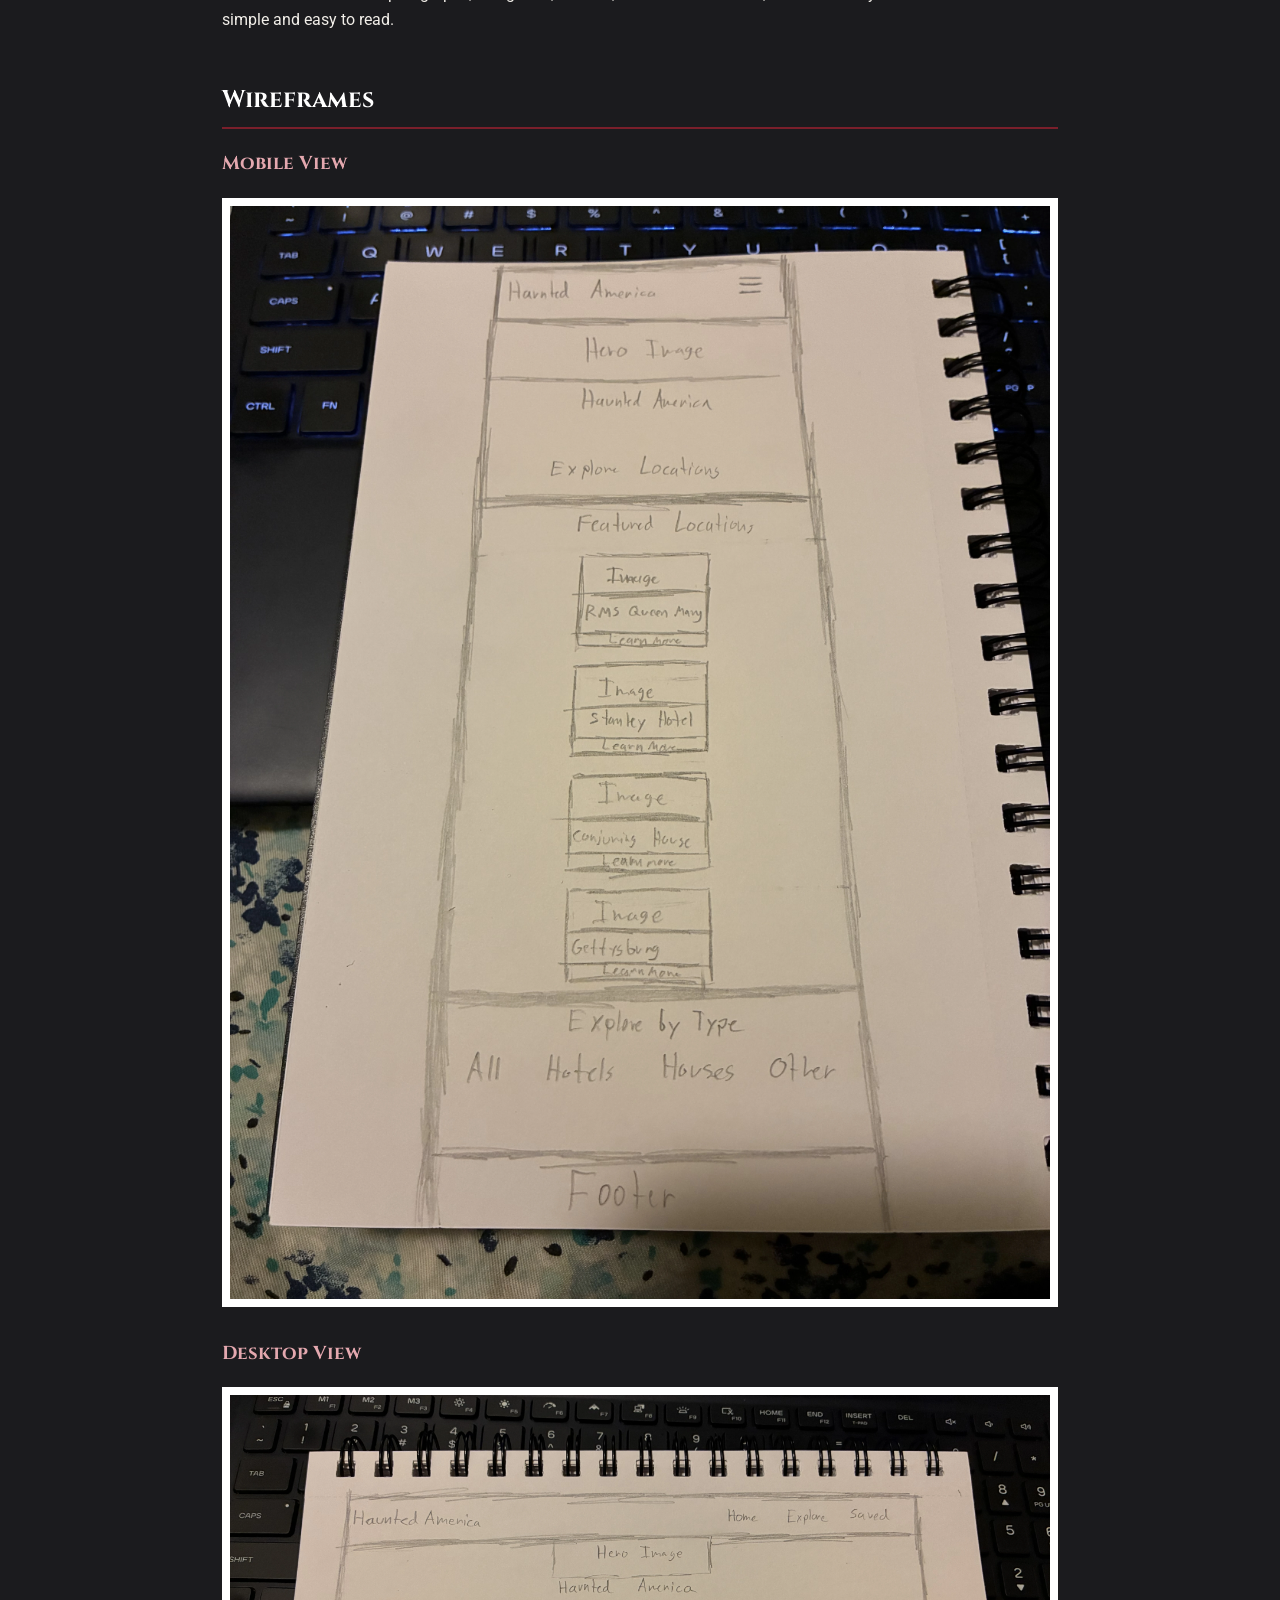
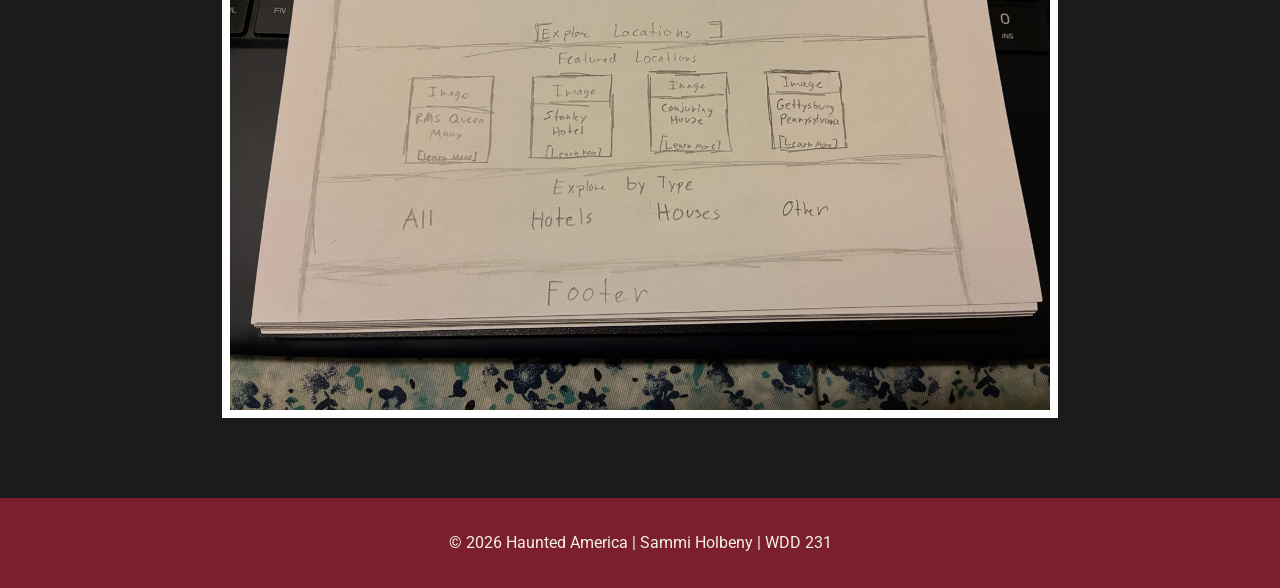
<file: project/siteplan.html>
<!DOCTYPE html>
<html lang="en">

<head>
    <meta charset="UTF-8">
    <meta name="viewport" content="width=device-width, initial-scale=1.0">

    <title>Haunted America | Site Plan</title>

    <meta
        name="description"
        content="Site plan for the Haunted America individual website project."
    >
    <meta name="author" content="Sammi Holbeny">

    <!-- Google Fonts -->
    <link rel="preconnect" href="https://fonts.googleapis.com">
    <link rel="preconnect" href="https://fonts.gstatic.com" crossorigin>
    <link
        href="https://fonts.googleapis.com/css2?family=Cinzel:wght@400;600;700&family=Roboto:wght@400;500;700&display=swap"
        rel="stylesheet"
    >

    <!-- CSS -->
    <link rel="stylesheet" href="styles/siteplan.css">
</head>

<body>

    <header>
        <h1>Haunted America</h1>
        <p>Individual Project Site Plan</p>
    </header>

    <main>

        <!-- SITE NAME -->
        <section>
            <h2>Site Name</h2>

            <h3>Haunted America</h3>

            <p>
                The name Haunted America represents a website focused on
                reportedly haunted locations throughout the United States.
                I chose this subject because paranormal stories and haunted
                locations fascinate me. The website will also help me create
                a list of places I might want to visit someday while helping
                other people discover interesting and spooky places to visit.
            </p>
        </section>


        <!-- SITE PURPOSE -->
        <section>
            <h2>Site Purpose</h2>

            <p>
                The purpose of Haunted America is to provide information about
                reportedly haunted locations throughout the United States.
                Visitors will be able to explore historic houses, hotels,
                prisons, battlefields, caves, and other landmarks.
            </p>

            <p>
                Each location will provide information about its history,
                location, type, and reported paranormal activity. Visitors
                will also be able to explore and filter locations, view
                additional details, and save locations they may want to
                visit in the future.
            </p>
        </section>


        <!-- SCENARIOS -->
        <section>
            <h2>Scenarios</h2>

            <ul>
                <li>
                    What reportedly haunted locations can I visit throughout
                    the United States?
                </li>

                <li>
                    What is the history and reported paranormal activity
                    associated with each location?
                </li>

                <li>
                    How can I save haunted locations that I would like to
                    visit someday?
                </li>
            </ul>
        </section>


        <!-- COLOR SCHEME -->
        <section>
            <h2>Color Scheme</h2>

            <h3>Dark Charcoal - #1B1B1E</h3>
            <p>
                Dark charcoal will be used for the main page background,
                navigation, footer, and other dark sections.
            </p>

            <h3>Deep Red - #7A1F2B</h3>
            <p>
                Deep red will be used for headings, buttons, links, borders,
                and accent elements.
            </p>

            <h3>Off-White - #F2EFE9</h3>
            <p>
                Off-white will be used for paragraph text and other content
                displayed against dark backgrounds.
            </p>
        </section>


        <!-- TYPOGRAPHY -->
        <section>
            <h2>Typography</h2>

            <h3>Cinzel</h3>
            <p>
                Cinzel will be used for the site name and major headings.
                The historical style of the font fits the paranormal theme
                of the website.
            </p>

            <h3>Roboto</h3>
            <p>
                Roboto will be used for paragraphs, navigation, buttons,
                location information, and other body content because it is
                simple and easy to read.
            </p>
        </section>


        <!-- WIREFRAMES -->
        <section>
            <h2>Wireframes</h2>

            <h3>Mobile View</h3>

            <img
                src="images/wireframe-mobile.webp"
                alt="Mobile wireframe for the Haunted America home page"
            >

            <h3>Desktop View</h3>

            <img
                src="images/wireframe-desktop.webp"
                alt="Desktop wireframe for the Haunted America home page"
            >
        </section>

    </main>

    <footer>
        <p>&copy; 2026 Haunted America | Sammi Holbeny | WDD 231</p>
    </footer>

</body>

</html>
</file>
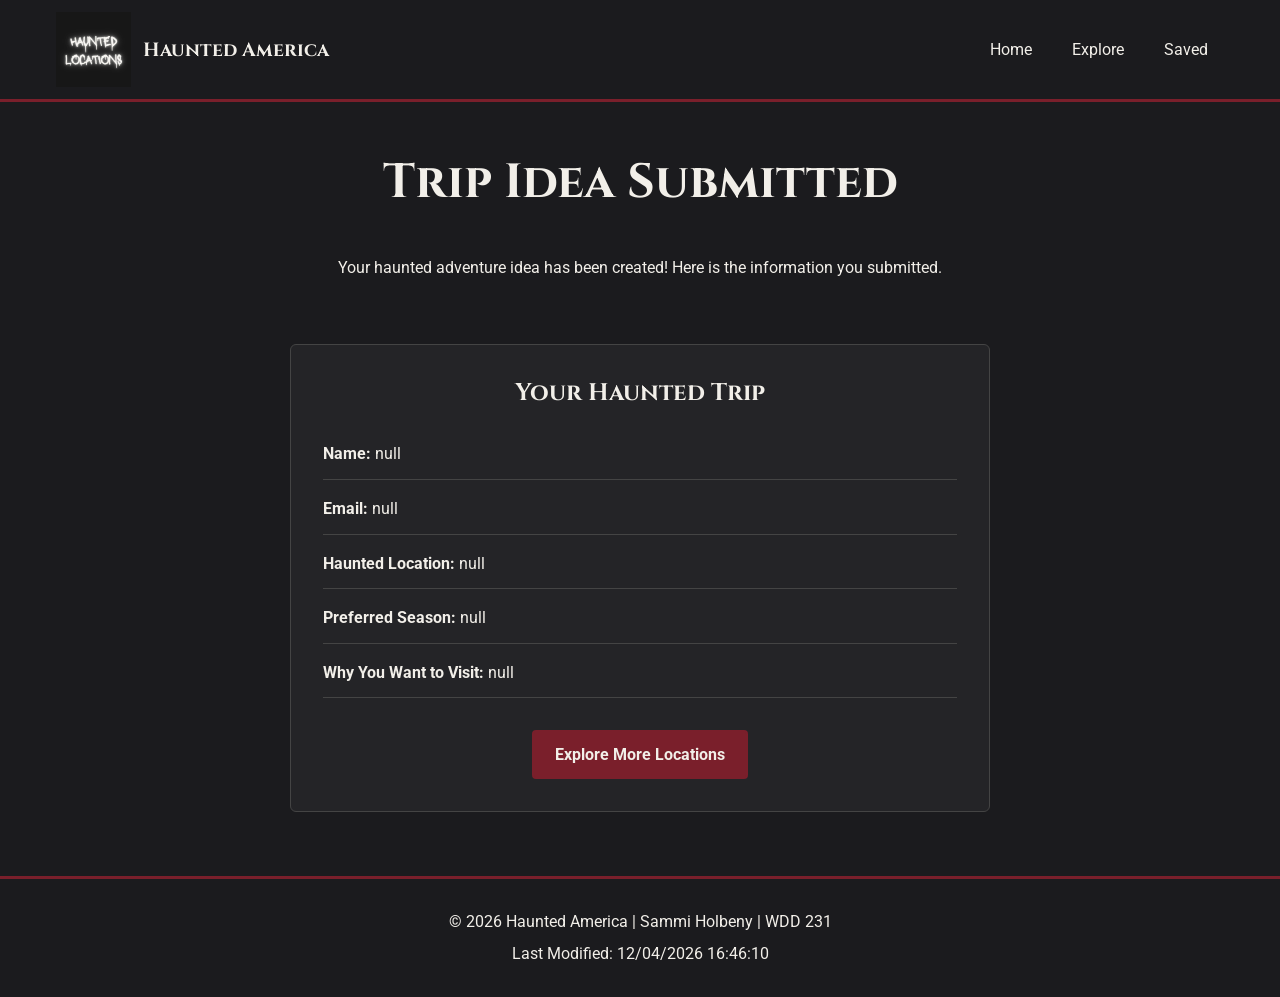
<file: project/thanks.html>
<!DOCTYPE html>
<html lang="en">

<head>
    <meta charset="UTF-8">
    <meta name="viewport" content="width=device-width, initial-scale=1.0">

    <title>Trip Idea Submitted | Haunted America</title>

    <meta name="description"
        content="View your submitted Haunted America trip idea and the haunted location you would like to visit.">
    <meta name="author" content="Sammi Holbeny">

    <!-- Google Fonts -->
    <link rel="preconnect" href="https://fonts.googleapis.com">
    <link rel="preconnect" href="https://fonts.gstatic.com" crossorigin>

    <link
        href="https://fonts.googleapis.com/css2?family=Cinzel:wght@400;600;700&family=Roboto:wght@400;500;700&display=swap"
        rel="stylesheet">

    <!-- CSS -->
    <link rel="stylesheet" href="styles/small.css">
    <link rel="stylesheet" href="styles/larger.css">

    <!-- JavaScript -->
    <script src="scripts/navigation.js" defer></script>
    <script type="module" src="scripts/thanks.js"></script>
</head>

<body>

    <header>
        <div class="header-content">

            <a href="index.html" class="branding">
                <img src="images/logo.webp" alt="Haunted America logo">
                <span>Haunted America</span>
            </a>

            <button id="menu" aria-label="Open navigation menu">
                &#9776;
            </button>

            <nav id="navigation">
                <a href="index.html">Home</a>
                <a href="explore.html">Explore</a>
                <a href="saved.html">Saved</a>
            </nav>

        </div>
    </header>


    <main>

        <section class="page-heading">

            <h1>Trip Idea Submitted</h1>

            <p>
                Your haunted adventure idea has been created!
                Here is the information you submitted.
            </p>

        </section>


        <section class="submission">

            <h2>Your Haunted Trip</h2>

            <div id="form-results">
                <!-- Form information will be displayed with JavaScript -->
            </div>

            <a href="explore.html" class="button">
                Explore More Locations
            </a>

        </section>

    </main>


    <footer>

        <p>
            &copy; <span id="currentyear"></span>
            Haunted America | Sammi Holbeny | WDD 231
        </p>

        <p id="lastModified"></p>

    </footer>

</body>

</html>
</file>
<file: styles/small.css>
* {
    box-sizing: border-box;
}

body {
    margin: 0;
    font-family: "Roboto", sans-serif;
    background-color: #f4f8ff;
    color: #1f2937;
}

header {
    display: flex;
    justify-content: space-between;
    align-items: center;
    padding: 0.75rem 1rem;
    background-color: #dbeafe;
    border-bottom: 3px solid #2563eb;
}

.site-branding {
    display: flex;
    align-items: center;
    gap: 0.75rem;
}

.site-branding span {
    font-size: 1.2rem;
    font-weight: 700;
}

.logo {
    width: 55px;
    height: 55px;
    object-fit: contain;
}

.menu-button {
    background: none;
    border: none;
    font-size: 2rem;
    cursor: pointer;
    color: #1e3a8a;
}

.menu-button::before {
    content: "☰";
}

.menu-button.open::before {
    content: "✕";
}

nav {
    display: none;
    background-color: #1e3a8a;
}

nav.open {
    display: block;
}

nav ul {
    list-style: none;
    margin: 0;
    padding: 0;
}

nav a {
    display: block;
    padding: 1rem;
    color: white;
    text-decoration: none;
    border-bottom: 1px solid #3b82f6;
}

nav a:hover {
    background-color: #2563eb;
}

nav a.active {
    background-color: #60a5fa;
    color: #0f172a;
    font-weight: 700;
}

main {
    max-width: 1100px;
    margin: 0 auto;
    padding: 1rem;
}

h1 {
    margin-top: 0;
    color: #1e3a8a;
}

section {
    margin-bottom: 1.5rem;
    background-color: white;
    border: 1px solid #bfdbfe;
    border-radius: 8px;
    overflow: hidden;
}

section h2 {
    margin: 0;
    padding: 0.75rem;
    text-align: center;
    background-color: #1e3a8a;
    color: white;
    font-size: 1.1rem;
}

section p {
    padding: 0 1rem;
    line-height: 1.5;
}

.student-photo {
    text-align: center;
}

.student-photo img {
    width: 100%;
    max-width: 300px;
    height: auto;
    margin: 1rem auto;
    border-radius: 8px;
}

.course-buttons {
    display: grid;
    grid-template-columns: 1fr;
    gap: 0.75rem;
    padding: 1rem;
}

.course-buttons button {
    padding: 0.75rem;
    border: 1px solid #1e3a8a;
    border-radius: 6px;
    background-color: #dbeafe;
    color: #1e3a8a;
    font-weight: 700;
    cursor: pointer;
}

.course-buttons button:hover {
    background-color: #93c5fd;
}

.course-container {
    display: grid;
    grid-template-columns: 1fr;
    gap: 0.75rem;
    padding: 0 1rem 1rem;
}

.course-card {
    padding: 1rem;
    text-align: center;
    border-radius: 6px;
    background-color: #e5e7eb;
    color: #111827;
    font-weight: 700;
}

.course-card.completed {
    background-color: #1e3a8a;
    color: white;
}

#totalCredits {
    text-align: center;
    font-weight: 700;
    padding-bottom: 1rem;
}

footer {
    text-align: center;
    padding: 1rem;
    background-color: #dbeafe;
    border-top: 3px solid #2563eb;
}

.social-links {
    display: flex;
    justify-content: center;
    gap: 1rem;
    margin-bottom: 0.75rem;
}

.social-links img {
    width: 40px;
    height: 40px;
}

footer p {
    margin: 0.4rem 0;
}
</file>
<file: styles/larger.css>
@media screen and (min-width: 768px) {

    .menu-button {
        display: none;
    }

    nav {
        display: block;
    }

    nav ul {
        display: flex;
        justify-content: center;
    }

    nav li {
        flex: 1;
    }

    nav a {
        text-align: center;
        border-bottom: none;
    }

    .home-grid {
        display: grid;
        grid-template-columns: 2fr 1fr;
        gap: 1rem;
    }

    .course-buttons {
        grid-template-columns: repeat(3, 1fr);
    }

    .course-container {
        grid-template-columns: repeat(3, 1fr);
    }

    main {
        padding: 1.5rem;
    }

    header {
        padding: 1rem 2rem;
    }

    .site-branding span {
        font-size: 1.4rem;
    }

    .logo {
        width: 65px;
        height: 65px;
    }
}
</file>
<file: project/styles/small.css>
/* =========================
   GENERAL
========================= */

* {
    box-sizing: border-box;
}

body {
    margin: 0;
    background-color: #1b1b1e;
    color: #f2efe9;
    font-family: "Roboto", sans-serif;
}

h1,
h2,
h3 {
    font-family: "Cinzel", serif;
}

h1,
h2 {
    color: #f2efe9;
}

h2 {
    text-align: center;
}

p {
    line-height: 1.6;
}

img {
    display: block;
    max-width: 100%;
}


/* =========================
   HEADER
========================= */

header {
    background-color: #1b1b1e;
    border-bottom: 3px solid #7a1f2b;
}

.header-content {
    display: flex;
    justify-content: space-between;
    align-items: center;
    flex-wrap: wrap;

    max-width: 1200px;
    margin: auto;
    padding: 0.75rem 1rem;
}

.branding {
    display: flex;
    align-items: center;
    gap: 0.75rem;

    color: #f2efe9;
    text-decoration: none;

    font-family: "Cinzel", serif;
    font-size: 1.2rem;
    font-weight: 700;
}

.branding img {
    width: 65px;
    height: 65px;
    object-fit: cover;
}


/* =========================
   MOBILE NAVIGATION
========================= */

#menu {
    background: none;
    border: none;

    color: #f2efe9;
    font-size: 2rem;

    cursor: pointer;
}

#navigation {
    display: none;
    flex-direction: column;

    width: 100%;
    margin-top: 1rem;
}

#navigation.open {
    display: flex;
}

#navigation a {
    padding: 0.9rem;

    color: #f2efe9;
    text-align: center;
    text-decoration: none;

    border-top: 1px solid #333;
}

#navigation a:hover,
#navigation a.active {
    background-color: #7a1f2b;
}


/* =========================
   HERO
========================= */

.hero {
    position: relative;

    display: flex;
    justify-content: center;
    align-items: center;

    min-height: 500px;
    overflow: hidden;
}

.hero img {
    position: absolute;

    width: 100%;
    height: 100%;

    object-fit: cover;
}

.hero::after {
    content: "";

    position: absolute;
    inset: 0;

    background-color: rgba(0, 0, 0, 0.55);
}

.hero-content {
    position: relative;
    z-index: 1;

    max-width: 700px;
    padding: 2rem 1rem;

    text-align: center;
}

.hero-content h1 {
    margin-bottom: 1rem;
    font-size: 2.5rem;
}

.hero-content p {
    margin-bottom: 2rem;
    font-size: 1.1rem;
}


/* =========================
   BUTTONS
========================= */

.button {
    display: inline-block;

    padding: 0.8rem 1.3rem;

    background-color: #7a1f2b;
    color: #f2efe9;

    border: 2px solid #7a1f2b;
    border-radius: 4px;

    text-decoration: none;
    font-weight: 700;

    transition: 0.2s;
}

.button:hover {
    background-color: #f2efe9;
    color: #7a1f2b;
}


/* =========================
   HOME INTRODUCTION
========================= */

.introduction {
    max-width: 800px;
    margin: auto;
    padding: 3rem 1.5rem;

    text-align: center;
}


/* =========================
   FEATURED LOCATIONS
========================= */

.featured {
    padding: 3rem 1rem;

    background-color: #242427;

    text-align: center;
}

.featured h2 {
    margin-top: 0;
    margin-bottom: 2rem;
}

.featured-grid {
    display: grid;
    grid-template-columns: 1fr;
    gap: 1.5rem;

    max-width: 1100px;
    margin: auto;
}

.location-card {
    overflow: hidden;

    background-color: #1b1b1e;

    border: 1px solid #444;
    border-radius: 6px;
}

.location-card img {
    width: 100%;
    height: 230px;

    object-fit: cover;
}

.card-content {
    padding: 1.25rem;
}

.card-content h3 {
    margin-top: 0;
    margin-bottom: 0.5rem;

    color: #f2efe9;
}

.card-content p {
    margin-top: 0;
    margin-bottom: 1.25rem;
}

.view-all {
    display: inline-block;

    margin-top: 2rem;

    color: #f2efe9;
    font-weight: 700;
}


/* =========================
   PAGE HEADING
========================= */

.page-heading {
    max-width: 800px;
    margin: auto;
    padding: 3rem 1.5rem 2rem;

    text-align: center;
}

.page-heading h1 {
    margin-top: 0;
    font-size: 2.2rem;
}


/* =========================
   FILTERS
========================= */

.filters {
    padding: 1rem 1rem 2rem;
    text-align: center;
}

.filter-buttons {
    display: flex;
    justify-content: center;
    flex-wrap: wrap;
    gap: 0.75rem;
}

.filter {
    padding: 0.7rem 1rem;

    background-color: #242427;
    color: #f2efe9;

    border: 1px solid #7a1f2b;
    border-radius: 4px;

    font-family: "Roboto", sans-serif;

    cursor: pointer;
}

.filter:hover,
.active-filter {
    background-color: #7a1f2b;
}


/* =========================
   EXPLORE
========================= */

.explore-section {
    padding: 2rem 1rem 4rem;
}

.location-grid {
    display: grid;
    grid-template-columns: 1fr;
    gap: 1.5rem;

    max-width: 1200px;
    margin: auto;
}

.explore-card {
    overflow: hidden;

    background-color: #242427;

    border: 1px solid #444;
    border-radius: 6px;
}

.explore-card img {
    width: 100%;
    height: 230px;

    object-fit: cover;
}

.explore-card-content {
    padding: 1.25rem;
}

.explore-card h3 {
    margin-top: 0;
    margin-bottom: 0.5rem;
}

.location-place {
    margin: 0.25rem 0;
}

.location-type {
    margin: 0.25rem 0 1.25rem;
    color: #ccc;
}

.card-buttons {
    display: flex;
    gap: 0.75rem;
}

.details-button,
.save-button,
.remove-button {
    flex: 1;

    padding: 0.75rem;

    border: 2px solid #7a1f2b;
    border-radius: 4px;

    font-family: "Roboto", sans-serif;
    font-weight: 700;

    cursor: pointer;
}

.details-button {
    background-color: #7a1f2b;
    color: #f2efe9;
}

.save-button,
.remove-button {
    background-color: transparent;
    color: #f2efe9;
}

.details-button:hover,
.save-button:hover {
    background-color: #f2efe9;
    color: #7a1f2b;
}

.remove-button:hover {
    background-color: #7a1f2b;
}


/* =========================
   LOCATION DIALOG
========================= */

#location-dialog {
    width: 90%;
    max-width: 650px;
    padding: 0;

    background-color: #242427;
    color: #f2efe9;

    border: 2px solid #7a1f2b;
    border-radius: 8px;
}

#location-dialog::backdrop {
    background-color: rgba(0, 0, 0, 0.8);
}

#close-dialog {
    position: absolute;

    top: 0.75rem;
    right: 0.75rem;

    width: 40px;
    height: 40px;

    background-color: #7a1f2b;
    color: #f2efe9;

    border: none;
    border-radius: 50%;

    font-size: 1.2rem;

    cursor: pointer;
}

#dialog-content img {
    width: 100%;
    height: 250px;

    object-fit: cover;
}

#dialog-content h2,
#dialog-content h3,
#dialog-content p,
#dialog-content a {
    margin-left: 1.5rem;
    margin-right: 1.5rem;
}

#dialog-content h2 {
    margin-top: 1.5rem;
}

#dialog-content h3 {
    margin-top: 1.5rem;
    color: #f2efe9;
}

#dialog-content a {
    margin-top: 0.5rem;
    margin-bottom: 2rem;
}

#dialog-content a:not(.button) {
    color: #f2efe9;
}

.dialog-location {
    color: #ccc;
}


/* =========================
   SAVED PAGE
========================= */

.saved-section {
    min-height: 400px;
    padding: 1rem 1rem 4rem;
}

.saved-section > h2 {
    margin-bottom: 2rem;
}

.empty-saved {
    max-width: 600px;

    margin: 2rem auto;
    padding: 2.5rem 1.5rem;

    background-color: #242427;

    border: 1px solid #444;
    border-radius: 6px;

    text-align: center;
}

.empty-saved h3 {
    margin-top: 0;
    font-size: 1.5rem;
}

.empty-saved p {
    margin-bottom: 1.5rem;
}

/* =========================
   FORM SUBMISSION PAGE
========================= */

.submission {
    max-width: 700px;
    margin: 1rem auto 4rem;
    padding: 2rem;

    background-color: #242427;

    border: 1px solid #444;
    border-radius: 6px;

    text-align: center;
}

.submission h2 {
    margin-top: 0;
}

#form-results {
    margin: 2rem 0;

    text-align: left;
}

#form-results p {
    padding-bottom: 0.75rem;

    border-bottom: 1px solid #444;
}

/* =========================
   TRIP PLANNING FORM
========================= */

.trip-form {
    max-width: 650px;
    margin: 2rem auto 4rem;
    padding: 2rem;

    background-color: #242427;

    border: 1px solid #444;
    border-radius: 10px;
}

.trip-form h2 {
    margin-top: 0;
    text-align: center;
}

.trip-form p {
    margin-bottom: 2rem;
    text-align: center;
}

.trip-form form {
    display: grid;
    grid-template-columns: 1fr;
    gap: 1.5rem;
}

.trip-form label {
    display: block;
    font-weight: 500;
}

.trip-form input,
.trip-form select,
.trip-form textarea {
    display: block;
    width: 100%;
    margin-top: 0.5rem;
    padding: 0.75rem;

    background-color: #1b1b1e;
    color: #f2efe9;

    border: 1px solid #777;
    border-radius: 5px;

    font-family: "Roboto", sans-serif;
    font-size: 1rem;
}

.trip-form textarea {
    min-height: 120px;
    resize: vertical;
}

.trip-form .form-submit {
    margin-top: 0.5rem;
    padding: 0.9rem;

    background-color: #7a1f2b;
    color: #f2efe9;

    border: 2px solid #7a1f2b;
    border-radius: 5px;

    font-weight: 700;
    cursor: pointer;
}

.trip-form .form-submit:hover {
    background-color: #f2efe9;
    color: #7a1f2b;
}

.trip-form input:focus,
.trip-form select:focus,
.trip-form textarea:focus {
    outline: 2px solid #f2efe9;
    outline-offset: 2px;
}

/* =========================
   FOOTER
========================= */

footer {
    padding: 1.5rem 1rem;

    background-color: #1b1b1e;

    border-top: 3px solid #7a1f2b;

    text-align: center;
}

footer p {
    margin: 0.4rem;
}
</file>
<file: project/styles/larger.css>
@media screen and (min-width: 768px) {

    /* =========================
       HEADER
    ========================= */

    .header-content {
        flex-wrap: nowrap;
    }

    .branding img {
        width: 75px;
        height: 75px;
    }


    /* =========================
       NAVIGATION
    ========================= */

    #menu {
        display: none;
    }

    #navigation {
        display: flex;
        flex-direction: row;

        width: auto;
        margin-top: 0;

        gap: 0.5rem;
    }

    #navigation a {
        padding: 0.75rem 1rem;

        border: none;
        border-radius: 4px;
    }


    /* =========================
       HERO
    ========================= */

    .hero {
        min-height: 600px;
    }

    .hero-content h1 {
        font-size: 4rem;
    }

    .hero-content p {
        font-size: 1.25rem;
    }


    /* =========================
       INTRODUCTION
    ========================= */

    .introduction {
        padding: 4rem 2rem;
    }


    /* =========================
       FEATURED LOCATIONS
    ========================= */

    .featured {
        padding: 4rem 2rem;
    }

    .featured-grid {
        grid-template-columns: repeat(3, 1fr);
    }

    .location-card {
        transition:
            transform 0.2s,
            box-shadow 0.2s;
    }

    .location-card:hover {
        transform: translateY(-5px);

        box-shadow: 0 8px 20px rgba(0, 0, 0, 0.4);
    }


    /* =========================
       EXPLORE PAGE
    ========================= */

    .location-grid {
        grid-template-columns: repeat(3, 1fr);
    }

    .explore-card {
        transition:
            transform 0.2s,
            box-shadow 0.2s;
    }

    .explore-card:hover {
        transform: translateY(-5px);

        box-shadow: 0 8px 20px rgba(0, 0, 0, 0.4);
    }

    .page-heading h1 {
        font-size: 3rem;
    }

}
</file>
<file: Week01/styles/small.css>
* {
    box-sizing: border-box;
}

body {
    margin: 0;
    font-family: "Roboto", sans-serif;
    background-color: #f4f8ff;
    color: #1f2937;
}

header {
    display: flex;
    justify-content: space-between;
    align-items: center;
    padding: 0.75rem 1rem;
    background-color: #dbeafe;
    border-bottom: 3px solid #2563eb;
}

.site-branding {
    display: flex;
    align-items: center;
    gap: 0.75rem;
}

.site-branding span {
    font-size: 1.2rem;
    font-weight: 700;
}

.logo {
    width: 55px;
    height: 55px;
    object-fit: contain;
}

.menu-button {
    background: none;
    border: none;
    font-size: 2rem;
    cursor: pointer;
    color: #1e3a8a;
}

.menu-button::before {
    content: "☰";
}

.menu-button.open::before {
    content: "✕";
}

nav {
    display: none;
    background-color: #1e3a8a;
}

nav.open {
    display: block;
}

nav ul {
    list-style: none;
    margin: 0;
    padding: 0;
}

nav a {
    display: block;
    padding: 1rem;
    color: white;
    text-decoration: none;
    border-bottom: 1px solid #3b82f6;
}

nav a:hover {
    background-color: #2563eb;
}

nav a.active {
    background-color: #60a5fa;
    color: #0f172a;
    font-weight: 700;
}

main {
    max-width: 1100px;
    margin: 0 auto;
    padding: 1rem;
}

h1 {
    margin-top: 0;
    color: #1e3a8a;
}

section {
    margin-bottom: 1.5rem;
    background-color: white;
    border: 1px solid #bfdbfe;
    border-radius: 8px;
    overflow: hidden;
}

section h2 {
    margin: 0;
    padding: 0.75rem;
    text-align: center;
    background-color: #1e3a8a;
    color: white;
    font-size: 1.1rem;
}

section p {
    padding: 0 1rem;
    line-height: 1.5;
}

.student-photo {
    text-align: center;
}

.student-photo img {
    width: 100%;
    max-width: 300px;
    height: auto;
    margin: 1rem auto;
    border-radius: 8px;
}

.course-buttons {
    display: grid;
    grid-template-columns: 1fr;
    gap: 0.75rem;
    padding: 1rem;
}

.course-buttons button {
    padding: 0.75rem;
    border: 1px solid #1e3a8a;
    border-radius: 6px;
    background-color: #dbeafe;
    color: #1e3a8a;
    font-weight: 700;
    cursor: pointer;
}

.course-buttons button:hover {
    background-color: #93c5fd;
}

.course-container {
    display: grid;
    grid-template-columns: 1fr;
    gap: 0.75rem;
    padding: 0 1rem 1rem;
}

.course-card {
    padding: 1rem;
    text-align: center;
    border-radius: 6px;
    background-color: #e5e7eb;
    color: #111827;
    font-weight: 700;
}

.course-card.completed {
    background-color: #1e3a8a;
    color: white;
}

#totalCredits {
    text-align: center;
    font-weight: 700;
    padding-bottom: 1rem;
}

footer {
    text-align: center;
    padding: 1rem;
    background-color: #dbeafe;
    border-top: 3px solid #2563eb;
}

.social-links {
    display: flex;
    justify-content: center;
    gap: 1rem;
    margin-bottom: 0.75rem;
}

.social-links img {
    width: 40px;
    height: 40px;
}

footer p {
    margin: 0.4rem 0;
}
</file>
<file: Week01/styles/larger.css>
@media screen and (min-width: 768px) {

    .menu-button {
        display: none;
    }

    nav {
        display: block;
    }

    nav ul {
        display: flex;
        justify-content: center;
    }

    nav li {
        flex: 1;
    }

    nav a {
        text-align: center;
        border-bottom: none;
    }

    .home-grid {
        display: grid;
        grid-template-columns: 2fr 1fr;
        gap: 1rem;
    }

    .course-buttons {
        grid-template-columns: repeat(3, 1fr);
    }

    .course-container {
        grid-template-columns: repeat(3, 1fr);
    }

    main {
        padding: 1.5rem;
    }

    header {
        padding: 1rem 2rem;
    }

    .site-branding span {
        font-size: 1.4rem;
    }

    .logo {
        width: 65px;
        height: 65px;
    }
}
</file>
<file: chamber/styles/small.css>
/* =========================
   GENERAL
   ========================= */

body {
    margin: 0;
    font-family: "Roboto", sans-serif;
    background-color: #f7faf7;
    color: #1f2937;
}

img {
    max-width: 100%;
    height: auto;
}

a,
h1,
.member-card h2,
.events h2,
.weather h2,
.spotlights h2,
.spotlight-card h3,
#current-temp,
.discover-card h2 {
    color: #14532d;
}

main,
.home-main {
    width: calc(100% - 2rem);
    max-width: 1200px;
    margin: 0 auto;
    padding: 2rem 0;
}

h1 {
    margin: 0 1rem 2rem;
    text-align: center;
}


/* =========================
   HEADER / NAVIGATION
   ========================= */

header {
    background-color: #ffffff;
    border-bottom: 4px solid #14532d;
}

.header-content {
    max-width: 1200px;
    margin: 0 auto;
    padding: 0.75rem 1rem;
    display: flex;
    align-items: center;
    justify-content: space-between;
    flex-wrap: wrap;
}

.branding {
    display: block;
}

.branding img {
    width: 180px;
}

#menu {
    background-color: #14532d;
    color: #ffffff;
    border: 0;
    border-radius: 5px;
    padding: 0.6rem 0.8rem;
    font-size: 1.5rem;
    cursor: pointer;
}

#navigation {
    display: none;
    width: 100%;
    margin-top: 0.75rem;
}

#navigation.open {
    display: flex;
    flex-direction: column;
}

#navigation a {
    display: block;
    padding: 0.8rem;
    text-align: center;
    text-decoration: none;
    color: #1f2937;
    font-weight: 600;
}

#navigation a:hover {
    background-color: #dcfce7;
}

#navigation a.active {
    background-color: #14532d;
    color: #ffffff;
}


/* =========================
   SHARED CARDS
   ========================= */

.member-card,
.events,
.weather,
.spotlight-card,
.discover-card {
    background-color: #ffffff;
    border: 1px solid #d1d5db;
    border-radius: 8px;
    padding: 1rem;
}

.member-card,
.events,
.weather,
.spotlight-card {
    box-shadow: 0 2px 5px rgb(0 0 0 / 10%);
}

.member-card,
.spotlight-card {
    text-align: center;
}


/* =========================
   DIRECTORY
   ========================= */

.view-buttons {
    display: flex;
    justify-content: center;
    gap: 1rem;
    margin: 1.5rem 0 2rem;
}

.view-buttons button,
.discover-card button {
    background-color: #14532d;
    color: #ffffff;
    border: 0;
    border-radius: 5px;
    padding: 0.7rem 1rem;
    cursor: pointer;
}

.view-buttons button {
    border: 2px solid #14532d;
    padding: 0.7rem 1.5rem;
    font-weight: 600;
}

.view-buttons button:hover {
    background-color: #ffffff;
    color: #14532d;
}

#members.grid,
.home-info,
#forecast,
#spotlight-cards {
    display: grid;
    grid-template-columns: 1fr;
    gap: 1rem;
}

.member-card img {
    width: 100%;
    max-width: 300px;
    height: 180px;
    margin: 0 auto 1rem;
    object-fit: cover;
    border-radius: 5px;
}

.member-card h2,
.member-card p {
    margin: 0.5rem 0;
}

.member-card a,
.spotlight-card a {
    font-weight: 600;
}

#members.list {
    display: flex;
    flex-direction: column;
}

#members.list .member-card {
    border: 0;
    border-bottom: 1px solid #d1d5db;
    border-radius: 0;
    box-shadow: none;
    text-align: left;
}

#members.list .member-card:nth-child(even) {
    background-color: #eaf5ec;
}

#members.list img {
    display: none;
}


/* =========================
   HOME PAGE
   ========================= */

.hero {
    position: relative;
    margin-bottom: 2rem;
}

.hero img {
    display: block;
    width: 100%;
    border-radius: 8px;
}

.join-button {
    position: absolute;
    right: 1rem;
    bottom: 1rem;
    padding: 0.8rem 1.2rem;
    background-color: #14532d;
    color: #ffffff;
    border: 2px solid #ffffff;
    border-radius: 5px;
    text-decoration: none;
    font-weight: 700;
}

.join-button:hover {
    background-color: #ffffff;
    color: #14532d;
    border-color: #14532d;
}

.home-info {
    margin-bottom: 2rem;
}

.events h2,
.weather h2,
.spotlights h2 {
    margin-top: 0;
}

.events article {
    padding: 0.5rem 0;
    border-bottom: 1px solid #d1d5db;
}

.events article:last-child {
    border-bottom: 0;
}

.events h3 {
    margin-bottom: 0.5rem;
}

.events p {
    margin-top: 0;
}

#current-weather {
    margin-bottom: 1rem;
}

#current-temp {
    font-size: 1.5rem;
    font-weight: 700;
}

#weather-description {
    text-transform: capitalize;
}

#forecast {
    gap: 0.75rem;
}

.forecast-day {
    background-color: #eaf5ec;
    border-radius: 5px;
    padding: 0.75rem;
    text-align: center;
}

.forecast-day p {
    margin: 0.25rem 0;
}

.spotlights {
    margin-top: 2rem;
}

.spotlights > h2 {
    text-align: center;
}

.spotlight-card img {
    width: 100%;
    max-width: 250px;
    height: 150px;
    object-fit: cover;
    border-radius: 5px;
}

.spotlight-card h3 {
    margin-bottom: 0.5rem;
}

.spotlight-card p {
    margin: 0.4rem 0;
}

.spotlight-card a {
    overflow-wrap: anywhere;
}

.membership-level {
    display: inline-block;
    margin-top: 0.5rem;
    padding: 0.4rem 0.75rem;
    background-color: #14532d;
    color: #ffffff;
    border-radius: 5px;
    font-weight: 600;
}


/* =========================
   JOIN PAGE
   ========================= */

.join-container {
    width: 90%;
    max-width: 1100px;
    margin: 0 auto;
}

.application-section,
.membership-section {
    margin-bottom: 2rem;
}

.application-section h2,
.membership-section h2 {
    text-align: center;
    margin-bottom: 1rem;
}

.application-section form,
.membership-card,
.thankyou-card {
    background-color: #f5f5f5;
    border-radius: 8px;
    padding: 1.5rem;
}

.application-section label {
    display: block;
    margin-bottom: 1.25rem;
    font-weight: 700;
}

.application-section input[type="text"],
.application-section input[type="email"],
.application-section input[type="tel"],
.application-section select,
.application-section textarea {
    display: block;
    width: 100%;
    padding: 0.75rem;
    margin-top: 0.4rem;
    border: 1px solid #777777;
    border-radius: 5px;
    box-sizing: border-box;
    font: inherit;
}

.application-section textarea {
    resize: vertical;
}

.application-section input:focus,
.application-section select:focus,
.application-section textarea:focus {
    outline: 2px solid #1d3557;
    outline-offset: 2px;
}

.application-section input:required {
    border-left: 5px solid #ab0000;
}

.application-section input:required:valid {
    border-left-color: #2f7d32;
}


/* Join Buttons */

.application-section input[type="submit"],
.membership-card button,
dialog .close-dialog,
.home-button {
    background-color: #1d3557;
    color: #ffffff;
    border: 0;
    border-radius: 5px;
    padding: 0.75rem 1rem;
    font-weight: 700;
    cursor: pointer;
}

.application-section input[type="submit"] {
    width: 100%;
    font-size: 1rem;
}

.application-section input[type="submit"]:hover,
.membership-card button:hover,
dialog .close-dialog:hover,
.home-button:hover {
    background-color: #457b9d;
}


/* Membership Cards */

.membership-card {
    margin: 1rem 0;
    text-align: center;
    border: 1px solid #cccccc;
    box-shadow: 0 2px 6px rgb(0 0 0 / 15%);
    opacity: 0;
    transform: translateY(25px);
    animation: membershipFade 0.7s ease forwards;
}

.membership-card:nth-of-type(1) {
    animation-delay: 0.1s;
}

.membership-card:nth-of-type(2) {
    animation-delay: 0.3s;
}

.membership-card:nth-of-type(3) {
    animation-delay: 0.5s;
}

.membership-card:nth-of-type(4) {
    animation-delay: 0.7s;
}

.membership-card h3,
dialog h2,
.thankyou-card h1,
.thankyou-card h2 {
    color: #1d3557;
}

.membership-card h3,
dialog h2 {
    margin-top: 0;
}

.membership-card p {
    margin: 0.75rem 0 1rem;
}

@keyframes membershipFade {
    from {
        opacity: 0;
        transform: translateY(25px);
    }

    to {
        opacity: 1;
        transform: translateY(0);
    }
}


/* =========================
   DIALOGS
   ========================= */

dialog {
    width: 85%;
    max-width: 500px;
    padding: 1.5rem;
    border: 0;
    border-radius: 10px;
    box-shadow: 0 5px 20px rgb(0 0 0 / 35%);
}

dialog::backdrop {
    background-color: rgb(0 0 0 / 60%);
}

dialog h3 {
    margin-bottom: 0.5rem;
}

dialog ul {
    padding-left: 1.5rem;
    line-height: 1.6;
}

dialog .close-dialog {
    display: block;
    margin: 1rem 0 0 auto;
}


/* =========================
   THANK YOU PAGE
   ========================= */

.thankyou-main {
    width: 90%;
    max-width: 800px;
    margin: 2rem auto;
}

.thankyou-card {
    border-radius: 10px;
    box-shadow: 0 2px 8px rgb(0 0 0 / 15%);
}

.thankyou-card h1 {
    text-align: center;
}

.thankyou-card h2 {
    margin-top: 2rem;
}

#application-info {
    margin: 1rem 0 2rem;
    padding: 1rem;
    background-color: #ffffff;
    border-left: 5px solid #457b9d;
    border-radius: 5px;
}

#application-info p {
    margin: 0.75rem 0;
}

.home-button {
    display: inline-block;
    text-decoration: none;
}


/* =========================
   DISCOVER PAGE
   ========================= */

.discover-intro {
    margin-bottom: 1rem;
}

#visit-message {
    background-color: #eaf5ec;
    border-left: 5px solid #14532d;
    padding: 1rem;
    margin: 1rem 0 2rem;
    border-radius: 6px;
    font-weight: 500;
}

.discover-grid {
    display: grid;
    grid-template-areas:
        "card1"
        "card2"
        "card3"
        "card4"
        "card5"
        "card6"
        "card7"
        "card8";
    gap: 1rem;
}

.card1 { grid-area: card1; }
.card2 { grid-area: card2; }
.card3 { grid-area: card3; }
.card4 { grid-area: card4; }
.card5 { grid-area: card5; }
.card6 { grid-area: card6; }
.card7 { grid-area: card7; }
.card8 { grid-area: card8; }

.discover-card figure {
    margin: 0 0 1rem;
    overflow: hidden;
}

.discover-card img {
    display: block;
    width: 100%;
    border-radius: 6px;
}

.discover-card h2 {
    margin-top: 0;
}

.discover-card address {
    font-style: normal;
    font-weight: 500;
    margin-bottom: 1rem;
}


/* =========================
   FOOTER
   ========================= */

footer {
    background-color: #14532d;
    color: #ffffff;
    margin-top: 2rem;
}

.footer-content {
    max-width: 1200px;
    margin: 0 auto;
    padding: 2rem 1rem;
    display: flex;
    flex-direction: column;
    gap: 1.5rem;
}

.footer-content p {
    margin: 0.3rem 0;
}

.social-links {
    display: flex;
    flex-wrap: wrap;
    gap: 1rem;
}

.social-links a {
    color: #ffffff;
    font-weight: 600;
}

.social-links a:hover {
    text-decoration: none;
}


/* =========================
   ACCESSIBILITY
   ========================= */

a:focus-visible,
button:focus-visible,
input:focus-visible,
select:focus-visible,
textarea:focus-visible {
    outline-offset: 3px;
}

@media (prefers-reduced-motion: reduce) {
    .membership-card {
        opacity: 1;
        transform: none;
        animation: none;
    }
}
</file>
<file: chamber/styles/larger.css>
/* =========================
   TABLET / DESKTOP
   ========================= */

@media screen and (min-width: 768px) {

    .header-content {
        flex-wrap: nowrap;
    }

    .branding img {
        width: 220px;
    }

    #menu {
        display: none;
    }

    #navigation {
        display: flex;
        width: auto;
        margin-top: 0;
        align-items: center;
        gap: 0.25rem;
    }

    #navigation a {
        padding: 0.75rem 1rem;
        border-radius: 4px;
    }


    /* Home */

    .home-info {
        grid-template-columns: 2fr 1fr;
    }

    #forecast,
    #spotlight-cards {
        grid-template-columns: repeat(3, 1fr);
    }

    .join-button {
        right: 2rem;
        bottom: 2rem;
        padding: 1rem 1.5rem;
        font-size: 1.1rem;
    }


    /* Directory */

    #members.grid {
        grid-template-columns: repeat(2, 1fr);
    }

    #members.list .member-card {
        display: grid;
        grid-template-columns: 1.5fr 2fr 1fr 1fr;
        align-items: center;
        gap: 1rem;
    }


    /* Join */

    .join-container {
        display: grid;
        grid-template-columns: 2fr 1fr;
        gap: 2rem;
        align-items: start;
    }

    .application-section,
    .membership-section {
        margin-bottom: 3rem;
    }

    .application-section form {
        padding: 2rem;
    }

    .membership-card {
        margin: 0 0 1.25rem;
    }

    .thankyou-card {
        padding: 2.5rem;
    }


    /* Footer */

    .footer-content {
        flex-direction: row;
        justify-content: space-between;
        align-items: flex-start;
    }

    .chamber-info,
    .social-links,
    .development-info {
        flex: 1;
    }

    .social-links {
        justify-content: center;
    }

    .development-info {
        text-align: right;
    }
}


/* =========================
   DIRECTORY - LARGE
   ========================= */

@media screen and (min-width: 1000px) {

    #members.grid {
        grid-template-columns: repeat(3, 1fr);
    }
}


/* =========================
   DISCOVER - MEDIUM
   ========================= */

@media screen and (min-width: 641px) and (max-width: 1024px) {

    .discover-grid {
        grid-template-columns: repeat(2, 1fr);
        grid-template-areas:
            "card1 card2"
            "card3 card3"
            "card4 card5"
            "card6 card6"
            "card7 card8";
    }

    .discover-card img {
        transition: transform 0.3s ease;
    }

    .discover-card img:hover {
        transform: scale(1.05);
    }
}


/* =========================
   DISCOVER - LARGE
   ========================= */

@media screen and (min-width: 1025px) {

    .discover-grid {
        grid-template-columns: repeat(3, 1fr);
        grid-template-areas:
            "card1 card1 card2"
            "card3 card4 card2"
            "card5 card4 card6"
            "card5 card7 card8";
    }

    .discover-card img {
        transition: transform 0.3s ease;
    }

    .discover-card img:hover {
        transform: scale(1.05);
    }
}
</file>
<file: project/styles/siteplan.css>
:root {
    --background-color: #1b1b1e;
    --accent-color: #7a1f2b;
    --text-color: #f2efe9;
    --heading-font: "Cinzel", serif;
    --body-font: "Roboto", sans-serif;
}

* {
    box-sizing: border-box;
}

body {
    margin: 0;
    background-color: var(--background-color);
    color: var(--text-color);
    font-family: var(--body-font);
    line-height: 1.6;
}

header {
    background-color: var(--accent-color);
    padding: 2rem;
    text-align: center;
}

header h1 {
    margin: 0;
}

main {
    max-width: 900px;
    margin: 0 auto;
    padding: 2rem;
}

section {
    margin-bottom: 3rem;
}

h1,
h2,
h3 {
    font-family: var(--heading-font);
}

h2 {
    color: #ffffff;
    border-bottom: 2px solid var(--accent-color);
    padding-bottom: 0.5rem;
}

h3 {
    color: #e4a8af;
}

li {
    margin-bottom: 0.75rem;
}

img {
    display: block;
    max-width: 100%;
    height: auto;
    margin: 1rem auto 2rem;
    background-color: white;
    padding: 0.5rem;
}

footer {
    background-color: var(--accent-color);
    text-align: center;
    padding: 1rem;
}
</file>
